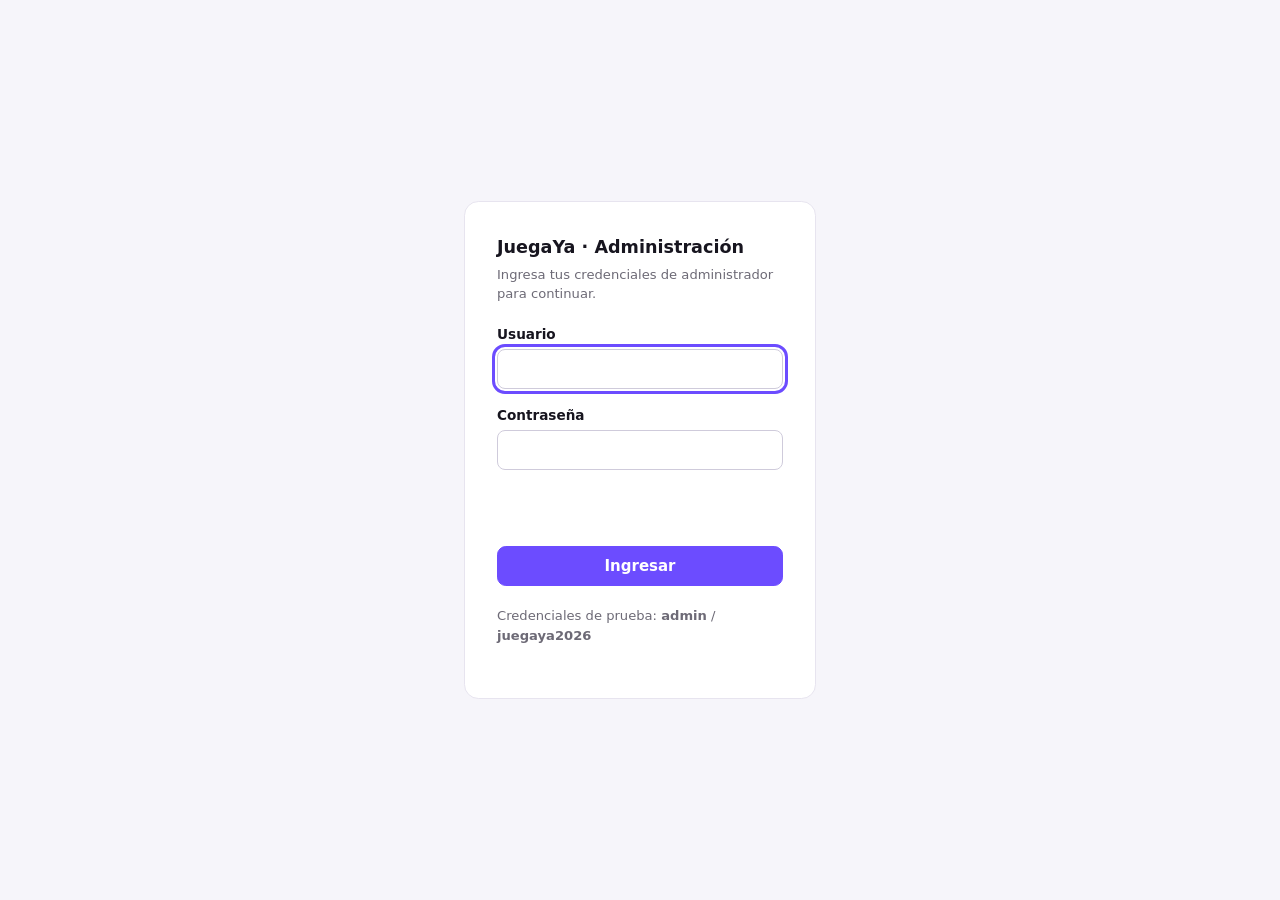
<file: admin.html>
<!doctype html>
<html lang="es">
<head>
  <meta charset="utf-8">
  <meta name="viewport" content="width=device-width, initial-scale=1">
  <title>Administración | JuegaYa</title>
  <style>
    :root {
      --brand: #6c4cff; --brand-dark: #4e35d8; --brand-tint: #ede9ff;
      --ink: #17151f; --muted: #6d6a76; --surface: #f6f5fa; --line: #e7e4ef;
      --lime: #d9ff63; --danger: #b91c1c;
    }
    * { box-sizing: border-box; }
    body { margin: 0; background: var(--surface); color: var(--ink);
           font: 15px/1.5 Inter, ui-sans-serif, system-ui, -apple-system, "Segoe UI", sans-serif; }
    :focus-visible { outline: 3px solid var(--brand); outline-offset: 2px; }

    header { background: var(--ink); color: #fff; }
    .barra { max-width: 62rem; margin: 0 auto; padding: 1rem 1.25rem 0; }
    .marca { display: flex; align-items: baseline; gap: .6rem; }
    .marca h1 { margin: 0; font-size: 1.25rem; letter-spacing: -.02em; }
    .marca span { color: #a19eb0; font-size: .85rem; }
    nav { display: flex; gap: .25rem; margin-top: .9rem; overflow-x: auto; }
    nav button { background: none; border: 0; border-bottom: 3px solid transparent; color: #c9c6d3;
                 padding: .6rem .9rem; font: inherit; font-weight: 600; cursor: pointer; white-space: nowrap; }
    nav button:hover { color: #fff; }
    nav button[aria-selected="true"] { color: #fff; border-bottom-color: var(--lime); }

    main { max-width: 62rem; margin: 0 auto; padding: 1.5rem 1.25rem 3rem; }
    h2 { margin: 0; font-size: 1.5rem; letter-spacing: -.03em; }
    .cabecera { display: flex; flex-wrap: wrap; justify-content: space-between; align-items: end; gap: 1rem; margin-bottom: 1.25rem; }
    .cabecera p { margin: .15rem 0 0; color: var(--muted); }

    button.btn, select.btn { font: inherit; font-weight: 600; border-radius: .55rem; padding: .5rem .9rem; cursor: pointer;
                             border: 1px solid var(--line); background: #fff; color: var(--ink); }
    .btn:hover { border-color: var(--brand); }
    .btn.primario { background: var(--brand); border-color: var(--brand); color: #fff; }
    .btn.primario:hover { background: var(--brand-dark); }
    .btn.peligro { color: var(--danger); }
    .btn.chico { padding: .3rem .65rem; font-size: .85rem; }

    .indicadores { display: grid; grid-template-columns: repeat(auto-fit, minmax(10rem, 1fr)); background: #fff;
                   border: 1px solid var(--line); border-radius: .8rem; }
    .indicador { padding: 1.1rem 1.25rem; border-left: 1px solid var(--line); }
    .indicador:first-child { border-left: 0; }
    .indicador strong { display: block; font-size: 1.85rem; letter-spacing: -.04em; line-height: 1.1; }
    .indicador span { color: var(--muted); font-size: .85rem; }

    .panel { background: #fff; border: 1px solid var(--line); border-radius: .8rem; overflow: hidden; }
    .scroll { overflow-x: auto; }
    table { width: 100%; border-collapse: collapse; }
    th { text-align: left; font-size: .8rem; color: var(--muted); font-weight: 600; padding: .7rem 1rem; border-bottom: 1px solid var(--line); white-space: nowrap; }
    td { padding: .75rem 1rem; border-bottom: 1px solid var(--line); vertical-align: middle; }
    tr:last-child td { border-bottom: 0; }
    .num { text-align: right; white-space: nowrap; font-variant-numeric: tabular-nums; }
    .sec { display: block; color: var(--muted); font-size: .82rem; }
    .acciones { text-align: right; white-space: nowrap; }
    .acciones .btn + .btn { margin-left: .3rem; }
    .vacio { padding: 2.5rem 1rem; text-align: center; color: var(--muted); }

    .chip { display: inline-block; padding: .15rem .6rem; border-radius: 2rem; font-size: .8rem; font-weight: 600; }
    .chip.ok { background: #dcfce7; color: #166534; }
    .chip.off { background: #eeecf3; color: #4b4858; }
    .chip.warn { background: #fef3c7; color: #92400e; }

    .filtros { display: flex; flex-wrap: wrap; gap: .6rem; margin-bottom: 1rem; }
    .filtros select, .filtros input { min-width: 12rem; }

    /* Calendario general de reservas */
    .calendario { background: #fff; border: 1px solid var(--line); border-radius: .8rem; overflow: hidden; }
    .cal-cabecera, .cal-grid { display: grid; grid-template-columns: repeat(7, 1fr); }
    .cal-cabecera div { padding: .6rem; font-size: .8rem; font-weight: 600; color: var(--muted); text-align: center; border-bottom: 1px solid var(--line); }
    .cal-grid .dia { min-height: 5.5rem; padding: .4rem; border-right: 1px solid var(--line); border-bottom: 1px solid var(--line); font-size: .8rem; }
    .cal-grid .dia:nth-child(7n) { border-right: 0; }
    .cal-grid .dia.vacio-dia { background: #fbfaff; }
    .evento-cal { display: block; margin-top: .25rem; padding: .15rem .4rem; border-radius: .35rem; background: var(--brand-tint); color: var(--brand-dark); font-size: .72rem; line-height: 1.3; overflow: hidden; text-overflow: ellipsis; white-space: nowrap; }
    .evento-cal.cancelada { background: #eeecf3; color: #4b4858; text-decoration: line-through; }
    .evento-cal.completada { background: #dcfce7; color: #166534; }

    /* Respuestas de reclamos / mensajes ya contestados */
    .respuesta { margin-top: .4rem; padding: .5rem .7rem; background: var(--surface); border-radius: .5rem; font-size: .85rem; }
    .respuesta strong { display: block; font-size: .75rem; color: var(--muted); margin-bottom: .15rem; }

    .checklist { display: grid; gap: .5rem; }
    .checklist label.check { padding: .5rem .7rem; background: var(--surface); border-radius: .5rem; }

    dialog { border: 0; border-radius: .9rem; padding: 0; width: min(30rem, 92vw); box-shadow: 0 20px 60px rgba(23, 21, 31, .35); }
    dialog::backdrop { background: rgba(23, 21, 31, .5); }
    dialog form { padding: 1.5rem; display: grid; gap: 1rem; }
    dialog h3 { margin: 0; font-size: 1.2rem; }
    label { display: grid; gap: .3rem; font-weight: 600; font-size: .85rem; }
    input, select, textarea { font: inherit; font-weight: 400; padding: .55rem .7rem; border: 1px solid #cfcbdb; border-radius: .5rem; width: 100%; background: #fff; }
    label.check { display: flex; align-items: center; gap: .5rem; font-weight: 400; font-size: .95rem; }
    label.check input { width: auto; }
    .fila2 { display: grid; grid-template-columns: 1fr 1fr; gap: 1rem; }
    .pie-dialog { display: flex; justify-content: flex-end; gap: .6rem; }
    .ayuda { color: var(--muted); font-size: .82rem; font-weight: 400; }

    .respaldo { margin-top: 2.5rem; padding-top: 1.25rem; border-top: 1px solid var(--line); display: flex; flex-wrap: wrap; gap: .6rem; align-items: center; }
    .respaldo p { margin: 0 auto 0 0; color: var(--muted); font-size: .85rem; max-width: 34rem; }

    #aviso { position: fixed; left: 50%; bottom: 1.25rem; transform: translateX(-50%); background: var(--ink); color: #fff;
             padding: .65rem 1.1rem; border-radius: .6rem; opacity: 0; pointer-events: none; transition: opacity .2s; }
    #aviso.visible { opacity: 1; }

    /* Pantalla de acceso al panel */
    .acceso { min-height: 100vh; display: grid; place-items: center; padding: 1.5rem; }
    .acceso-caja { width: min(22rem, 100%); background: #fff; border: 1px solid var(--line); border-radius: .9rem; padding: 2rem; }
    .acceso-caja h1 { font-size: 1.1rem; margin: 0 0 .25rem; }
    .acceso-caja p.ayuda { margin: 0 0 1.25rem; }
    .acceso-caja form { display: grid; gap: 1rem; }
    .acceso-error { color: var(--danger); font-size: .85rem; min-height: 1.2em; }
    .salir { margin-left: auto; align-self: center; }

    @media (max-width: 40rem) {
      .indicador { border-left: 0; border-top: 1px solid var(--line); }
      .indicador:first-child { border-top: 0; }
      .fila2 { grid-template-columns: 1fr; }
    }
    @media (prefers-reduced-motion: reduce) { #aviso { transition: none; } }
  </style>
</head>
<body>

<!-- Pantalla de acceso: se muestra mientras no haya una sesión de administrador válida -->
<div class="acceso" id="pantallaAcceso">
  <div class="acceso-caja">
    <h1>JuegaYa · Administración</h1>
    <p class="ayuda">Ingresa tus credenciales de administrador para continuar.</p>
    <form id="formAcceso">
      <label>Usuario <input id="accUsuario" required autocomplete="username"></label>
      <label>Contraseña <input id="accClave" type="password" required autocomplete="current-password"></label>
      <p class="acceso-error" id="accError" role="alert"></p>
      <button type="submit" class="btn primario">Ingresar</button>
    </form>
    <p class="ayuda" style="margin-top:1.25rem">Credenciales de prueba: <strong>admin</strong> / <strong>juegaya2026</strong></p>
  </div>
</div>

<!-- Panel de administración: oculto hasta iniciar sesión -->
<div id="panelAdmin" hidden>
  <header>
    <div class="barra">
      <div class="marca"><h1>JuegaYa</h1><span>Administración</span></div>
      <nav role="tablist" aria-label="Secciones" style="align-items:center">
        <button role="tab" data-vista="resumen" aria-selected="true">Resumen</button>
        <button role="tab" data-vista="juegos" aria-selected="false">Juegos</button>
        <button role="tab" data-vista="reservas" aria-selected="false">Reservas</button>
        <button role="tab" data-vista="calendario" aria-selected="false">Calendario</button>
        <button role="tab" data-vista="clientes" aria-selected="false">Clientes</button>
        <button role="tab" data-vista="reportes" aria-selected="false">Reportes</button>
        <button role="tab" data-vista="reclamos" aria-selected="false">Reclamos</button>
        <button role="tab" data-vista="resenas" aria-selected="false">Reseñas</button>
        <button role="tab" data-vista="descuentos" aria-selected="false">Descuentos</button>
        <button role="tab" data-vista="mensajes" aria-selected="false">Mensajes</button>
        <button role="tab" data-vista="historial" aria-selected="false">Historial</button>
        <button type="button" class="salir" id="btnSalir" style="background:none;border:0;color:#c9c6d3;font:inherit;font-weight:600;cursor:pointer;padding:.6rem 0">Cerrar sesión</button>
      </nav>
    </div>
  </header>

  <main id="contenido"></main>
</div>

<!-- Formulario de juego -->
<dialog id="dlgJuego" aria-labelledby="dlgJuegoTitulo">
  <form id="formJuego" method="dialog">
    <h3 id="dlgJuegoTitulo">Nuevo juego</h3>
    <input type="hidden" id="jId">
    <label>Nombre <input id="jNombre" required maxlength="60"></label>
    <div class="fila2">
      <label>Categoría
        <select id="jCategoria">
          <option value="Inflable">Inflable</option>
          <option value="Acuático">Acuático</option>
          <option value="Interior">Interior</option>
        </select>
      </label>
      <label>Precio por jornada (CLP)
        <input id="jPrecio" type="number" min="1" step="1" required>
        <span class="ayuda">Una jornada son 6 horas.</span>
      </label>
    </div>
    <label>Descripción <textarea id="jDescripcion" rows="2" maxlength="200"></textarea></label>
    <label class="check"><input type="checkbox" id="jActivo" checked> Visible para los clientes</label>
    <div class="pie-dialog">
      <button type="button" class="btn" data-cerrar>Cancelar</button>
      <button type="submit" class="btn primario">Guardar</button>
    </div>
  </form>
</dialog>

<!-- Formulario de reserva (sirve para crear y para editar) -->
<dialog id="dlgReserva" aria-labelledby="dlgReservaTitulo">
  <form id="formReserva" method="dialog">
    <h3 id="dlgReservaTitulo">Nueva reserva</h3>
    <input type="hidden" id="rId">
    <div class="fila2">
      <label>Cliente <input id="rCliente" required maxlength="60"></label>
      <label>Teléfono <input id="rTelefono" type="tel" required maxlength="20"></label>
    </div>
    <label>Juego <select id="rJuego" required></select></label>
    <div class="fila2">
      <label>Fecha del evento <input id="rFecha" type="date" required></label>
      <label>Horas (1 a 6) <input id="rHoras" type="number" min="1" max="6" value="6" required></label>
    </div>
    <p class="ayuda" id="rTotal" style="margin:0"></p>
    <div class="fila2">
      <label>Vehículo asignado <input id="rVehiculo" maxlength="40" placeholder="Ej: Camioneta 1"></label>
      <label>Responsable <input id="rResponsable" maxlength="40" placeholder="Ej: Jorge Muñoz"></label>
    </div>
    <div class="pie-dialog">
      <button type="button" class="btn" data-cerrar>Cancelar</button>
      <button type="submit" class="btn primario" id="rSubmit">Crear reserva</button>
    </div>
  </form>
</dialog>

<!-- Checklist al retirar un juego -->
<dialog id="dlgChecklist" aria-labelledby="dlgChecklistTitulo">
  <form id="formChecklist" method="dialog">
    <h3 id="dlgChecklistTitulo">Checklist de retiro</h3>
    <input type="hidden" id="ckId">
    <div class="checklist" id="ckItems"></div>
    <label>Notas adicionales <textarea id="ckNotas" rows="2" maxlength="300"></textarea></label>
    <div class="pie-dialog">
      <button type="button" class="btn" data-cerrar>Cancelar</button>
      <button type="submit" class="btn primario">Guardar checklist</button>
    </div>
  </form>
</dialog>

<!-- Ver perfil de cliente (solo lectura) -->
<dialog id="dlgCliente" aria-labelledby="dlgClienteTitulo">
  <form method="dialog" style="padding:1.5rem;display:grid;gap:1rem">
    <h3 id="dlgClienteTitulo">Perfil del cliente</h3>
    <div id="dlgClienteCuerpo"></div>
    <div class="pie-dialog"><button type="submit" class="btn primario">Cerrar</button></div>
  </form>
</dialog>

<!-- Registrar / responder reclamo -->
<dialog id="dlgReclamo" aria-labelledby="dlgReclamoTitulo">
  <form id="formReclamo" method="dialog">
    <h3 id="dlgReclamoTitulo">Nuevo reclamo</h3>
    <div class="fila2">
      <label>Cliente <input id="qCliente" required maxlength="60"></label>
      <label>Teléfono <input id="qTelefono" type="tel" maxlength="20"></label>
    </div>
    <label>Asunto <input id="qAsunto" required maxlength="80"></label>
    <label>Detalle del reclamo <textarea id="qMensaje" rows="3" required maxlength="400"></textarea></label>
    <div class="pie-dialog">
      <button type="button" class="btn" data-cerrar>Cancelar</button>
      <button type="submit" class="btn primario">Registrar</button>
    </div>
  </form>
</dialog>

<dialog id="dlgResponderReclamo" aria-labelledby="dlgResponderReclamoTitulo">
  <form id="formResponderReclamo" method="dialog">
    <h3 id="dlgResponderReclamoTitulo">Responder reclamo</h3>
    <input type="hidden" id="qrId">
    <p class="ayuda" id="qrResumen" style="margin:0"></p>
    <label>Respuesta al cliente <textarea id="qrRespuesta" rows="3" required maxlength="400"></textarea></label>
    <div class="pie-dialog">
      <button type="button" class="btn" data-cerrar>Cancelar</button>
      <button type="submit" class="btn primario">Responder y cerrar</button>
    </div>
  </form>
</dialog>

<!-- Reportar reseña -->
<dialog id="dlgResena" aria-labelledby="dlgResenaTitulo">
  <form id="formResena" method="dialog">
    <h3 id="dlgResenaTitulo">Reportar reseña</h3>
    <div class="fila2">
      <label>Juego <select id="eJuego" required></select></label>
      <label>Autor <input id="eAutor" required maxlength="60"></label>
    </div>
    <label>Comentario <textarea id="eComentario" rows="2" required maxlength="300"></textarea></label>
    <label>Motivo del reporte <input id="eMotivo" required maxlength="120" placeholder="Ej: lenguaje ofensivo"></label>
    <div class="pie-dialog">
      <button type="button" class="btn" data-cerrar>Cancelar</button>
      <button type="submit" class="btn primario">Reportar</button>
    </div>
  </form>
</dialog>

<!-- Código de descuento -->
<dialog id="dlgDescuento" aria-labelledby="dlgDescuentoTitulo">
  <form id="formDescuento" method="dialog">
    <h3 id="dlgDescuentoTitulo">Nuevo código de descuento</h3>
    <input type="hidden" id="dId">
    <label>Código <input id="dCodigo" required maxlength="20" style="text-transform:uppercase"></label>
    <div class="fila2">
      <label>Tipo
        <select id="dTipo">
          <option value="porcentaje">Porcentaje (%)</option>
          <option value="fijo">Monto fijo (CLP)</option>
        </select>
      </label>
      <label>Valor <input id="dValor" type="number" min="1" required></label>
    </div>
    <label class="check"><input type="checkbox" id="dActivo" checked> Código activo</label>
    <div class="pie-dialog">
      <button type="button" class="btn" data-cerrar>Cancelar</button>
      <button type="submit" class="btn primario">Guardar</button>
    </div>
  </form>
</dialog>

<!-- Mensajes de clientes -->
<dialog id="dlgMensaje" aria-labelledby="dlgMensajeTitulo">
  <form id="formMensaje" method="dialog">
    <h3 id="dlgMensajeTitulo">Nuevo mensaje de cliente</h3>
    <div class="fila2">
      <label>Cliente <input id="mCliente" required maxlength="60"></label>
      <label>Teléfono <input id="mTelefono" type="tel" maxlength="20"></label>
    </div>
    <label>Mensaje <textarea id="mMensaje" rows="3" required maxlength="400"></textarea></label>
    <div class="pie-dialog">
      <button type="button" class="btn" data-cerrar>Cancelar</button>
      <button type="submit" class="btn primario">Registrar</button>
    </div>
  </form>
</dialog>

<dialog id="dlgResponderMensaje" aria-labelledby="dlgResponderMensajeTitulo">
  <form id="formResponderMensaje" method="dialog">
    <h3 id="dlgResponderMensajeTitulo">Responder mensaje</h3>
    <input type="hidden" id="mrId">
    <p class="ayuda" id="mrResumen" style="margin:0"></p>
    <label>Tu respuesta <textarea id="mrRespuesta" rows="3" required maxlength="400"></textarea></label>
    <div class="pie-dialog">
      <button type="button" class="btn" data-cerrar>Cancelar</button>
      <button type="submit" class="btn primario">Enviar respuesta</button>
    </div>
  </form>
</dialog>

<div id="aviso" role="status" aria-live="polite"></div>

<script>
(() => {
  "use strict";

  const CLAVE = "juegaya-admin-v1";
  // ojo: esto es solo una traba de acceso para este prototipo (sin backend), no seguridad real.
  // cualquiera que mire el código fuente puede ver estas credenciales; no usar así en producción.
  const CLAVE_SESION_ADMIN = "juegaya-admin-sesion";
  const USUARIO_ADMIN = "admin";
  const CLAVE_ADMIN_ACCESO = "juegaya2026";
  const ESTADOS = { pendiente: "Pendiente", confirmada: "Confirmada", completada: "Completada", cancelada: "Cancelada" };
  const ESTADOS_PAGO = { sin_pagar: "Sin pagar", parcial: "Pago parcial", pagado: "Pagado" };
  const ESTADOS_RECLAMO = { pendiente: "Pendiente", cerrado: "Cerrado" };
  const ESTADOS_RESENA = { pendiente: "Por revisar", aprobada: "Aprobada", eliminada: "Eliminada" };
  const CHECKLIST_ITEMS = ["Juego limpio y en buen estado", "Sin roturas ni manchas", "Inflador y accesorios completos", "Cliente firmó conformidad de entrega"];
  const $ = (s, r = document) => r.querySelector(s);
  const clp = new Intl.NumberFormat("es-CL", { style: "currency", currency: "CLP" });
  const esc = t => String(t ?? "").replace(/[&<>"']/g, c => ({ "&": "&amp;", "<": "&lt;", ">": "&gt;", '"': "&quot;", "'": "&#39;" }[c]));
  const aISO = d => `${d.getFullYear()}-${String(d.getMonth() + 1).padStart(2, "0")}-${String(d.getDate()).padStart(2, "0")}`;
  const fecha = iso => new Date(iso + "T12:00:00").toLocaleDateString("es-CL", { day: "numeric", month: "short", year: "numeric" });
  const idNuevo = () => Date.now().toString(36) + Math.random().toString(36).slice(2, 6);
  const precioHora = j => Math.round(j.precio / 6);

  // ---------- Datos (se guardan en este navegador) ----------
  function datosEjemplo() {
    const hoy = new Date();
    const en = n => aISO(new Date(hoy.getFullYear(), hoy.getMonth(), hoy.getDate() + n));
    return {
      juegos: [
        { id: "castillo", nombre: "Castillo Aventura", categoria: "Inflable", precio: 45000, descripcion: "Castillo con zona de salto y resbalín.", activo: true },
        { id: "tobogan", nombre: "Tobogán Jungla", categoria: "Acuático", precio: 95000, descripcion: "Tobogán de gran formato con piscina.", activo: true },
        { id: "arcade", nombre: "Arcade Retro", categoria: "Interior", precio: 55000, descripcion: "Máquina multijuegos con clásicos.", activo: true },
        { id: "taca-taca", nombre: "Taca taca", categoria: "Interior", precio: 45000, descripcion: "Mesa de fútbol para 4 jugadores.", activo: true },
        { id: "hockey", nombre: "Hockey", categoria: "Interior", precio: 70000, descripcion: "Air hockey de tamaño completo.", activo: true }
      ],
      reservas: [
        { id: idNuevo(), codigo: "JY-4F2KQ", cliente: "María Pérez", telefono: "+56 9 1111 1111", juegoId: "castillo", fecha: en(2), horas: 6, total: 45000, estado: "pendiente", estadoPago: "sin_pagar", vehiculo: "", responsable: "", checklistRetiro: null },
        { id: idNuevo(), codigo: "JY-9XH3M", cliente: "Carlos Soto", telefono: "+56 9 2222 2222", juegoId: "tobogan", fecha: en(5), horas: 4, total: 63332, estado: "confirmada", estadoPago: "parcial", vehiculo: "Camioneta 1", responsable: "Jorge Muñoz", checklistRetiro: null }
      ],
      reclamos: [
        { id: idNuevo(), cliente: "Carlos Soto", telefono: "+56 9 2222 2222", asunto: "Llegó con retraso", mensaje: "El camión llegó una hora tarde al evento.", fecha: aISO(new Date()), estado: "pendiente", respuesta: "" }
      ],
      resenasReportadas: [
        { id: idNuevo(), juegoId: "arcade", autor: "Anónimo", comentario: "Texto con lenguaje inapropiado reportado por otro cliente.", motivo: "Lenguaje ofensivo", estado: "pendiente" }
      ],
      descuentos: [
        { id: idNuevo(), codigo: "JUEGA10", tipo: "porcentaje", valor: 10, activo: true },
        { id: idNuevo(), codigo: "VERANO5000", tipo: "fijo", valor: 5000, activo: true }
      ],
      mensajes: [
        { id: idNuevo(), cliente: "María Pérez", telefono: "+56 9 1111 1111", mensaje: "¿Pueden instalar el castillo antes de las 10 AM?", fecha: aISO(new Date()), respondido: false, respuesta: "" }
      ],
      historial: [
        { id: idNuevo(), fecha: new Date().toISOString(), accion: "Sistema iniciado", detalle: "Se cargaron los datos de ejemplo." }
      ]
    };
  }

  // completa con valores por defecto los datos guardados antes de agregar estas funciones nuevas,
  // así nadie pierde su información solo por venir de una versión más vieja del admin
  function migrar(d) {
    d.reclamos = Array.isArray(d.reclamos) ? d.reclamos : [];
    d.resenasReportadas = Array.isArray(d.resenasReportadas) ? d.resenasReportadas : [];
    d.descuentos = Array.isArray(d.descuentos) ? d.descuentos : [
      { id: idNuevo(), codigo: "JUEGA10", tipo: "porcentaje", valor: 10, activo: true },
      { id: idNuevo(), codigo: "VERANO5000", tipo: "fijo", valor: 5000, activo: true }
    ];
    d.mensajes = Array.isArray(d.mensajes) ? d.mensajes : [];
    d.historial = Array.isArray(d.historial) ? d.historial : [];
    d.reservas.forEach(r => {
      if (!r.estadoPago) r.estadoPago = "sin_pagar";
      if (r.vehiculo === undefined) r.vehiculo = "";
      if (r.responsable === undefined) r.responsable = "";
      if (r.checklistRetiro === undefined) r.checklistRetiro = null;
    });
    return d;
  }

  let datos;
  let respaldoEnMemoria = false;
  function cargar() {
    try {
      const guardado = localStorage.getItem(CLAVE);
      if (guardado) { const d = JSON.parse(guardado); if (d && Array.isArray(d.juegos) && Array.isArray(d.reservas)) return migrar(d); }
    } catch (e) { respaldoEnMemoria = true; }
    return datosEjemplo();
  }
  function guardar() {
    try { localStorage.setItem(CLAVE, JSON.stringify(datos)); }
    catch (e) { respaldoEnMemoria = true; aviso("Este navegador no permite guardar: usa Exportar para no perder los datos"); }
  }
  datos = cargar();

  let avisoTimer;
  function aviso(texto) {
    const el = $("#aviso");
    el.textContent = texto; el.classList.add("visible");
    clearTimeout(avisoTimer); avisoTimer = setTimeout(() => el.classList.remove("visible"), 2600);
  }

  const juegoPorId = id => datos.juegos.find(j => j.id === id);
  const codigoReserva = () => "JY-" + Math.random().toString(36).slice(2, 7).toUpperCase();
  const ocupa = r => r.estado === "pendiente" || r.estado === "confirmada";
  const hayChoque = (juegoId, f, ignorarId) => datos.reservas.some(r => r.juegoId === juegoId && r.fecha === f && ocupa(r) && r.id !== ignorarId);
  const fechaHora = iso => new Date(iso).toLocaleString("es-CL", { day: "numeric", month: "short", year: "numeric", hour: "2-digit", minute: "2-digit" });

  // deja una línea en el historial de cambios del sistema (se llama justo antes de cada guardar())
  function registrarHistorial(accion, detalle) {
    datos.historial.unshift({ id: idNuevo(), fecha: new Date().toISOString(), accion, detalle });
    if (datos.historial.length > 300) datos.historial.length = 300; // no lo dejo crecer para siempre
  }

  // arma el "perfil" de cada cliente juntando todas sus reservas (no es una lista guardada aparte,
  // se calcula al vuelo a partir de las reservas que ya existen, agrupando por teléfono)
  function clientesDerivados() {
    const mapa = {};
    datos.reservas.forEach(r => {
      const clave = r.telefono || r.cliente;
      if (!mapa[clave]) mapa[clave] = { telefono: r.telefono, nombre: r.cliente, reservas: [] };
      mapa[clave].nombre = r.cliente; // me quedo con el nombre más reciente que escribieron
      mapa[clave].reservas.push(r);
    });
    return Object.values(mapa).map(c => ({
      ...c,
      cantidad: c.reservas.length,
      gastado: c.reservas.filter(r => r.estado === "confirmada" || r.estado === "completada").reduce((t, r) => t + r.total, 0),
      ultima: c.reservas.map(r => r.fecha).sort().slice(-1)[0]
    }));
  }

  // ---------- Vistas ----------
  let vista = "resumen";
  let filtroEstado = "";
  let filtroJuegoReserva = "";
  let filtroDesdeReserva = "";
  let filtroHastaReserva = "";
  let mesCalendario = new Date();
  let busquedaCliente = "";
  let filtroReclamo = "";
  let reporteDesde = aISO(new Date(new Date().getFullYear(), new Date().getMonth(), 1));
  let reporteHasta = aISO(new Date());

  function pintar() {
    document.querySelectorAll("nav button").forEach(b => b.setAttribute("aria-selected", String(b.dataset.vista === vista)));
    $("#contenido").innerHTML = {
      resumen: vistaResumen, juegos: vistaJuegos, reservas: vistaReservas, calendario: vistaCalendario,
      clientes: vistaClientes, reportes: vistaReportes, reclamos: vistaReclamos, resenas: vistaResenas,
      descuentos: vistaDescuentos, mensajes: vistaMensajes, historial: vistaHistorial
    }[vista]() + pieRespaldo();
  }

  function vistaResumen() {
    const pendientes = datos.reservas.filter(r => r.estado === "pendiente").length;
    const confirmadas = datos.reservas.filter(r => r.estado === "confirmada").length;
    const ingresos = datos.reservas.filter(r => r.estado === "confirmada" || r.estado === "completada").reduce((t, r) => t + r.total, 0);
    const activos = datos.juegos.filter(j => j.activo).length;
    const reclamosPendientes = datos.reclamos.filter(r => r.estado === "pendiente").length;
    const mensajesPendientes = datos.mensajes.filter(m => !m.respondido).length;
    const hoy = aISO(new Date());
    const proximas = datos.reservas.filter(r => ocupa(r) && r.fecha >= hoy).sort((a, b) => a.fecha.localeCompare(b.fecha)).slice(0, 5);

    return `
      <div class="cabecera"><div><h2>Resumen</h2><p>Lo importante de tu negocio de un vistazo (esta es la pantalla con la que arranca el admin).</p></div></div>
      <div class="indicadores">
        <div class="indicador"><strong>${pendientes}</strong><span>Reservas por confirmar</span></div>
        <div class="indicador"><strong>${confirmadas}</strong><span>Reservas confirmadas</span></div>
        <div class="indicador"><strong>${clp.format(ingresos)}</strong><span>Ingresos confirmados</span></div>
        <div class="indicador"><strong>${activos}</strong><span>Juegos visibles</span></div>
        <div class="indicador"><strong>${reclamosPendientes}</strong><span>Reclamos pendientes</span></div>
        <div class="indicador"><strong>${mensajesPendientes}</strong><span>Mensajes sin responder</span></div>
      </div>
      <h2 style="font-size:1.05rem;margin:2rem 0 .75rem">Próximos eventos</h2>
      <div class="panel">${proximas.length ? `<div class="scroll"><table>
        <thead><tr><th>Fecha</th><th>Cliente</th><th>Juego</th><th>Estado</th></tr></thead>
        <tbody>${proximas.map(r => `<tr><td>${fecha(r.fecha)}</td><td>${esc(r.cliente)}</td>
          <td>${esc((juegoPorId(r.juegoId) || {}).nombre || "Juego eliminado")}</td><td>${ESTADOS[r.estado]}</td></tr>`).join("")}</tbody></table></div>`
        : `<div class="vacio">No hay eventos próximos.</div>`}</div>`;
  }

  function vistaJuegos() {
    return `
      <div class="cabecera">
        <div><h2>Juegos</h2><p>Los juegos que ofreces y cuánto cuestan.</p></div>
        <button class="btn primario" data-accion="nuevo-juego">+ Nuevo juego</button>
      </div>
      <div class="panel">${datos.juegos.length ? `<div class="scroll"><table>
        <thead><tr><th>Juego</th><th>Categoría</th><th class="num">Precio jornada</th><th>Estado</th><th></th></tr></thead>
        <tbody>${datos.juegos.map(j => `<tr>
          <td><strong>${esc(j.nombre)}</strong><span class="sec">${esc(j.descripcion)}</span></td>
          <td>${esc(j.categoria)}</td>
          <td class="num">${clp.format(j.precio)}<span class="sec">${clp.format(precioHora(j))} por hora</span></td>
          <td><span class="chip ${j.activo ? "ok" : "off"}">${j.activo ? "Visible" : "Oculto"}</span></td>
          <td class="acciones">
            <button class="btn chico" data-accion="editar-juego" data-id="${esc(j.id)}">Editar</button>
            <button class="btn chico" data-accion="alternar-juego" data-id="${esc(j.id)}">${j.activo ? "Ocultar" : "Mostrar"}</button>
            <button class="btn chico peligro" data-accion="borrar-juego" data-id="${esc(j.id)}">Eliminar</button>
          </td></tr>`).join("")}</tbody></table></div>`
        : `<div class="vacio">Aún no tienes juegos. Crea el primero con “Nuevo juego”.</div>`}</div>`;
  }

  function vistaReservas() {
    const lista = datos.reservas
      .filter(r => !filtroEstado || r.estado === filtroEstado)
      .filter(r => !filtroJuegoReserva || r.juegoId === filtroJuegoReserva)
      .filter(r => !filtroDesdeReserva || r.fecha >= filtroDesdeReserva)
      .filter(r => !filtroHastaReserva || r.fecha <= filtroHastaReserva)
      .sort((a, b) => b.fecha.localeCompare(a.fecha));
    return `
      <div class="cabecera">
        <div><h2>Reservas</h2><p>Confirma, completa o cancela cada reserva. Filtra por estado, juego o un rango de fechas.</p></div>
        <button class="btn primario" data-accion="nueva-reserva">+ Nueva reserva</button>
      </div>
      <div class="filtros">
        <select class="btn" id="filtroEstado" aria-label="Filtrar por estado">
          <option value="">Todos los estados</option>
          ${Object.entries(ESTADOS).map(([v, t]) => `<option value="${v}"${filtroEstado === v ? " selected" : ""}>${t}</option>`).join("")}
        </select>
        <select class="btn" id="filtroJuegoReserva" aria-label="Filtrar por juego">
          <option value="">Todos los juegos</option>
          ${datos.juegos.map(j => `<option value="${esc(j.id)}"${filtroJuegoReserva === j.id ? " selected" : ""}>${esc(j.nombre)}</option>`).join("")}
        </select>
        <label style="display:flex;align-items:center;gap:.4rem;font-weight:400">Desde <input type="date" id="filtroDesdeReserva" value="${filtroDesdeReserva}" style="width:auto"></label>
        <label style="display:flex;align-items:center;gap:.4rem;font-weight:400">Hasta <input type="date" id="filtroHastaReserva" value="${filtroHastaReserva}" style="width:auto"></label>
      </div>
      <div class="panel">${lista.length ? `<div class="scroll"><table>
        <thead><tr><th>Código</th><th>Cliente</th><th>Juego</th><th>Fecha</th><th class="num">Total</th><th>Estado</th><th>Pago</th><th>Logística</th><th></th></tr></thead>
        <tbody>${lista.map(r => `<tr>
          <td><strong>${esc(r.codigo)}</strong></td>
          <td>${esc(r.cliente)}<span class="sec">${esc(r.telefono)}</span></td>
          <td>${esc((juegoPorId(r.juegoId) || {}).nombre || "Juego eliminado")}<span class="sec">${r.horas} h</span></td>
          <td>${fecha(r.fecha)}</td>
          <td class="num">${clp.format(r.total)}</td>
          <td><select class="btn chico" data-estado="${esc(r.id)}" aria-label="Estado de ${esc(r.codigo)}">
            ${Object.entries(ESTADOS).map(([v, t]) => `<option value="${v}"${r.estado === v ? " selected" : ""}>${t}</option>`).join("")}
          </select></td>
          <td><select class="btn chico" data-pago="${esc(r.id)}" aria-label="Estado de pago de ${esc(r.codigo)}">
            ${Object.entries(ESTADOS_PAGO).map(([v, t]) => `<option value="${v}"${r.estadoPago === v ? " selected" : ""}>${t}</option>`).join("")}
          </select></td>
          <td>${r.vehiculo || r.responsable ? `${esc(r.vehiculo) || "—"}<span class="sec">${esc(r.responsable) || "Sin asignar"}</span>` : `<span class="sec">Sin asignar</span>`}</td>
          <td class="acciones">
            <button class="btn chico" data-accion="editar-reserva" data-id="${esc(r.id)}">Editar</button>
            <button class="btn chico" data-accion="abrir-checklist" data-id="${esc(r.id)}">${r.checklistRetiro ? "Ver checklist" : "Checklist"}</button>
            <button class="btn chico peligro" data-accion="borrar-reserva" data-id="${esc(r.id)}">Eliminar</button>
          </td>
        </tr>`).join("")}</tbody></table></div>`
        : `<div class="vacio">${datos.reservas.length ? "Ninguna reserva coincide con el filtro." : "Aún no hay reservas."}</div>`}</div>`;
  }

  // ---------- Calendario general de reservas ----------
  function vistaCalendario() {
    const año = mesCalendario.getFullYear(), mes = mesCalendario.getMonth();
    const primerDia = new Date(año, mes, 1);
    const ultimoDia = new Date(año, mes + 1, 0);
    const inicioSemana = (primerDia.getDay() + 6) % 7; // para que la semana empiece en lunes
    const nombreMes = primerDia.toLocaleDateString("es-CL", { month: "long", year: "numeric" });

    const reservasPorFecha = {};
    datos.reservas.filter(r => r.estado !== "cancelada").forEach(r => { (reservasPorFecha[r.fecha] ||= []).push(r); });

    let celdas = "";
    for (let i = 0; i < inicioSemana; i++) celdas += `<div class="dia vacio-dia"></div>`;
    for (let d = 1; d <= ultimoDia.getDate(); d++) {
      const iso = aISO(new Date(año, mes, d));
      const delDia = reservasPorFecha[iso] || [];
      celdas += `<div class="dia"><strong>${d}</strong>
        ${delDia.map(r => `<span class="evento-cal ${r.estado}" title="${esc(r.cliente)} · ${esc((juegoPorId(r.juegoId) || {}).nombre || "")}">${esc((juegoPorId(r.juegoId) || {}).nombre || "?")} · ${esc(r.cliente)}</span>`).join("")}
      </div>`;
    }

    return `
      <div class="cabecera">
        <div><h2>Calendario</h2><p>Todas las reservas activas del mes, de un vistazo.</p></div>
        <div style="display:flex;gap:.5rem;align-items:center">
          <button class="btn chico" data-accion="mes-anterior" aria-label="Mes anterior">◀</button>
          <strong style="text-transform:capitalize">${nombreMes}</strong>
          <button class="btn chico" data-accion="mes-siguiente" aria-label="Mes siguiente">▶</button>
        </div>
      </div>
      <div class="calendario">
        <div class="cal-cabecera">${["Lun", "Mar", "Mié", "Jue", "Vie", "Sáb", "Dom"].map(d => `<div>${d}</div>`).join("")}</div>
        <div class="cal-grid">${celdas}</div>
      </div>`;
  }

  // ---------- Perfil de clientes ----------
  function vistaClientes() {
    const lista = clientesDerivados()
      .filter(c => !busquedaCliente || `${c.nombre} ${c.telefono}`.toLowerCase().includes(busquedaCliente.toLowerCase()))
      .sort((a, b) => b.gastado - a.gastado);
    return `
      <div class="cabecera"><div><h2>Clientes</h2><p>El perfil de cada cliente, armado a partir de sus reservas.</p></div></div>
      <div class="filtros"><input type="search" id="buscarCliente" placeholder="Buscar por nombre o teléfono" value="${esc(busquedaCliente)}"></div>
      <div class="panel">${lista.length ? `<div class="scroll"><table>
        <thead><tr><th>Cliente</th><th>Teléfono</th><th class="num">Reservas</th><th class="num">Total gastado</th><th>Última reserva</th><th></th></tr></thead>
        <tbody>${lista.map(c => `<tr>
          <td><strong>${esc(c.nombre)}</strong></td>
          <td>${esc(c.telefono || "—")}</td>
          <td class="num">${c.cantidad}</td>
          <td class="num">${clp.format(c.gastado)}</td>
          <td>${c.ultima ? fecha(c.ultima) : "—"}</td>
          <td class="acciones"><button class="btn chico" data-accion="ver-cliente" data-id="${esc(c.telefono)}">Ver perfil</button></td>
        </tr>`).join("")}</tbody></table></div>`
        : `<div class="vacio">${datos.reservas.length ? "Ningún cliente coincide con la búsqueda." : "Aún no hay reservas de clientes."}</div>`}</div>`;
  }

  // ---------- Reportes ----------
  function vistaReportes() {
    const porJuego = {};
    datos.reservas.filter(r => r.estado === "confirmada" || r.estado === "completada").forEach(r => {
      porJuego[r.juegoId] ||= { veces: 0, horas: 0, ingresos: 0 };
      porJuego[r.juegoId].veces++; porJuego[r.juegoId].horas += r.horas; porJuego[r.juegoId].ingresos += r.total;
    });
    const filasProductos = Object.entries(porJuego).sort((a, b) => b[1].ingresos - a[1].ingresos);

    const enRango = datos.reservas.filter(r => (r.estado === "confirmada" || r.estado === "completada") && r.fecha >= reporteDesde && r.fecha <= reporteHasta);
    const totalPeriodo = enRango.reduce((t, r) => t + r.total, 0);

    return `
      <div class="cabecera"><div><h2>Reportes</h2><p>Qué se arrienda más y cuánto estás ganando.</p></div></div>

      <h2 style="font-size:1.05rem;margin:0 0 .75rem">Productos arrendados</h2>
      <div class="panel" style="margin-bottom:2rem">${filasProductos.length ? `<div class="scroll"><table>
        <thead><tr><th>Juego</th><th class="num">Veces arrendado</th><th class="num">Horas totales</th><th class="num">Ingresos generados</th></tr></thead>
        <tbody>${filasProductos.map(([id, d]) => `<tr>
          <td><strong>${esc((juegoPorId(id) || {}).nombre || "Juego eliminado")}</strong></td>
          <td class="num">${d.veces}</td>
          <td class="num">${d.horas} h</td>
          <td class="num">${clp.format(d.ingresos)}</td>
        </tr>`).join("")}</tbody></table></div>`
        : `<div class="vacio">Todavía no hay reservas confirmadas o completadas.</div>`}</div>

      <h2 style="font-size:1.05rem;margin:0 0 .75rem">Ingresos por período</h2>
      <div class="filtros">
        <label style="display:flex;align-items:center;gap:.4rem;font-weight:400">Desde <input type="date" id="reporteDesde" value="${reporteDesde}" style="width:auto"></label>
        <label style="display:flex;align-items:center;gap:.4rem;font-weight:400">Hasta <input type="date" id="reporteHasta" value="${reporteHasta}" style="width:auto"></label>
      </div>
      <div class="indicadores">
        <div class="indicador"><strong>${clp.format(totalPeriodo)}</strong><span>Ingresos en el período</span></div>
        <div class="indicador"><strong>${enRango.length}</strong><span>Reservas en el período</span></div>
      </div>`;
  }

  function pieRespaldo() {
    return `<div class="respaldo">
      <p>Los datos se guardan solo en este navegador. Exporta una copia de vez en cuando para no perderlos.</p>
      <button class="btn chico" data-accion="exportar">Exportar copia</button>
      <button class="btn chico" data-accion="importar">Importar copia</button>
      <button class="btn chico peligro" data-accion="reiniciar">Restablecer ejemplo</button>
      <input type="file" id="archivoImportar" accept="application/json" hidden>
    </div>`;
  }

  // ---------- Reclamos ----------
  function vistaReclamos() {
    const lista = datos.reclamos.filter(r => !filtroReclamo || r.estado === filtroReclamo).sort((a, b) => b.fecha.localeCompare(a.fecha));
    return `
      <div class="cabecera">
        <div><h2>Reclamos</h2><p>Responde y cierra los reclamos que dejan los clientes.</p></div>
        <button class="btn primario" data-accion="nuevo-reclamo">+ Registrar reclamo</button>
      </div>
      <div class="filtros">
        <select class="btn" id="filtroReclamo" aria-label="Filtrar por estado">
          <option value="">Todos</option>
          ${Object.entries(ESTADOS_RECLAMO).map(([v, t]) => `<option value="${v}"${filtroReclamo === v ? " selected" : ""}>${t}</option>`).join("")}
        </select>
      </div>
      <div class="panel">${lista.length ? `<div class="scroll"><table>
        <thead><tr><th>Cliente</th><th>Asunto</th><th>Fecha</th><th>Estado</th><th></th></tr></thead>
        <tbody>${lista.map(r => `<tr>
          <td><strong>${esc(r.cliente)}</strong><span class="sec">${esc(r.telefono || "")}</span></td>
          <td>${esc(r.asunto)}<span class="sec">${esc(r.mensaje)}</span>${r.respuesta ? `<div class="respuesta"><strong>Tu respuesta</strong>${esc(r.respuesta)}</div>` : ""}</td>
          <td>${fecha(r.fecha)}</td>
          <td><span class="chip ${r.estado === "cerrado" ? "ok" : "off"}">${ESTADOS_RECLAMO[r.estado]}</span></td>
          <td class="acciones">
            ${r.estado === "pendiente" ? `<button class="btn chico primario" data-accion="responder-reclamo" data-id="${esc(r.id)}">Responder y cerrar</button>` : `<button class="btn chico" data-accion="reabrir-reclamo" data-id="${esc(r.id)}">Reabrir</button>`}
            <button class="btn chico peligro" data-accion="borrar-reclamo" data-id="${esc(r.id)}">Eliminar</button>
          </td>
        </tr>`).join("")}</tbody></table></div>`
        : `<div class="vacio">${datos.reclamos.length ? "Ningún reclamo coincide con el filtro." : "No hay reclamos registrados."}</div>`}</div>`;
  }

  // ---------- Reseñas reportadas ----------
  function vistaResenas() {
    const lista = datos.resenasReportadas.slice().sort((a, b) => (a.estado === "pendiente" ? -1 : 1));
    return `
      <div class="cabecera">
        <div><h2>Reseñas</h2><p>Modera las reseñas que los clientes reportaron como inapropiadas.</p></div>
        <button class="btn primario" data-accion="nueva-resena">+ Reportar reseña</button>
      </div>
      <div class="panel">${lista.length ? `<div class="scroll"><table>
        <thead><tr><th>Juego</th><th>Reseña</th><th>Motivo</th><th>Estado</th><th></th></tr></thead>
        <tbody>${lista.map(r => `<tr>
          <td>${esc((juegoPorId(r.juegoId) || {}).nombre || "Juego eliminado")}</td>
          <td><strong>${esc(r.autor)}</strong><span class="sec">${esc(r.comentario)}</span></td>
          <td>${esc(r.motivo)}</td>
          <td><span class="chip ${r.estado === "aprobada" ? "ok" : r.estado === "eliminada" ? "off" : "warn"}">${ESTADOS_RESENA[r.estado]}</span></td>
          <td class="acciones">${r.estado === "pendiente" ? `
            <button class="btn chico" data-accion="aprobar-resena" data-id="${esc(r.id)}">Aprobar</button>
            <button class="btn chico peligro" data-accion="eliminar-resena" data-id="${esc(r.id)}">Eliminar</button>` : ""}
          </td>
        </tr>`).join("")}</tbody></table></div>`
        : `<div class="vacio">No hay reseñas reportadas.</div>`}</div>`;
  }

  // ---------- Códigos de descuento ----------
  function vistaDescuentos() {
    return `
      <div class="cabecera">
        <div><h2>Descuentos</h2><p>Códigos que los clientes pueden usar al reservar.</p></div>
        <button class="btn primario" data-accion="nuevo-descuento">+ Nuevo código</button>
      </div>
      <div class="panel">${datos.descuentos.length ? `<div class="scroll"><table>
        <thead><tr><th>Código</th><th>Tipo</th><th class="num">Valor</th><th>Estado</th><th></th></tr></thead>
        <tbody>${datos.descuentos.map(d => `<tr>
          <td><strong>${esc(d.codigo)}</strong></td>
          <td>${d.tipo === "porcentaje" ? "Porcentaje" : "Monto fijo"}</td>
          <td class="num">${d.tipo === "porcentaje" ? `${d.valor}%` : clp.format(d.valor)}</td>
          <td><span class="chip ${d.activo ? "ok" : "off"}">${d.activo ? "Activo" : "Inactivo"}</span></td>
          <td class="acciones">
            <button class="btn chico" data-accion="editar-descuento" data-id="${esc(d.id)}">Editar</button>
            <button class="btn chico" data-accion="alternar-descuento" data-id="${esc(d.id)}">${d.activo ? "Desactivar" : "Activar"}</button>
            <button class="btn chico peligro" data-accion="borrar-descuento" data-id="${esc(d.id)}">Eliminar</button>
          </td>
        </tr>`).join("")}</tbody></table></div>`
        : `<div class="vacio">Aún no tienes códigos de descuento.</div>`}</div>`;
  }

  // ---------- Bandeja de mensajes de clientes ----------
  function vistaMensajes() {
    const lista = datos.mensajes.slice().sort((a, b) => (a.respondido === b.respondido ? b.fecha.localeCompare(a.fecha) : a.respondido ? 1 : -1));
    return `
      <div class="cabecera">
        <div><h2>Mensajes</h2><p>Bandeja centralizada para responder a tus clientes.</p></div>
        <button class="btn primario" data-accion="nuevo-mensaje">+ Nuevo mensaje</button>
      </div>
      <div class="panel">${lista.length ? `<div class="scroll"><table>
        <thead><tr><th>Cliente</th><th>Mensaje</th><th>Fecha</th><th>Estado</th><th></th></tr></thead>
        <tbody>${lista.map(m => `<tr>
          <td><strong>${esc(m.cliente)}</strong><span class="sec">${esc(m.telefono || "")}</span></td>
          <td>${esc(m.mensaje)}${m.respuesta ? `<div class="respuesta"><strong>Tu respuesta</strong>${esc(m.respuesta)}</div>` : ""}</td>
          <td>${fecha(m.fecha)}</td>
          <td><span class="chip ${m.respondido ? "ok" : "warn"}">${m.respondido ? "Respondido" : "Pendiente"}</span></td>
          <td class="acciones">
            ${!m.respondido ? `<button class="btn chico primario" data-accion="responder-mensaje" data-id="${esc(m.id)}">Responder</button>` : ""}
            <button class="btn chico peligro" data-accion="borrar-mensaje" data-id="${esc(m.id)}">Eliminar</button>
          </td>
        </tr>`).join("")}</tbody></table></div>`
        : `<div class="vacio">No hay mensajes de clientes.</div>`}</div>`;
  }

  // ---------- Historial de cambios del sistema ----------
  function vistaHistorial() {
    return `
      <div class="cabecera">
        <div><h2>Historial</h2><p>Registro de todo lo que se ha hecho en este panel.</p></div>
        ${datos.historial.length ? `<button class="btn peligro" data-accion="limpiar-historial">Limpiar historial</button>` : ""}
      </div>
      <div class="panel">${datos.historial.length ? `<div class="scroll"><table>
        <thead><tr><th>Fecha</th><th>Acción</th><th>Detalle</th></tr></thead>
        <tbody>${datos.historial.map(h => `<tr>
          <td style="white-space:nowrap">${esc(fechaHora(h.fecha))}</td>
          <td><strong>${esc(h.accion)}</strong></td>
          <td>${esc(h.detalle)}</td>
        </tr>`).join("")}</tbody></table></div>`
        : `<div class="vacio">Todavía no hay cambios registrados.</div>`}</div>`;
  }

  // ---------- Juegos ----------
  function abrirJuego(juego) {
    $("#dlgJuegoTitulo").textContent = juego ? "Editar juego" : "Nuevo juego";
    $("#jId").value = juego ? juego.id : "";
    $("#jNombre").value = juego ? juego.nombre : "";
    $("#jCategoria").value = juego ? juego.categoria : "Inflable";
    $("#jPrecio").value = juego ? juego.precio : "";
    $("#jDescripcion").value = juego ? juego.descripcion : "";
    $("#jActivo").checked = juego ? juego.activo : true;
    $("#dlgJuego").showModal();
    $("#jNombre").focus();
  }

  $("#formJuego").addEventListener("submit", () => {
    const id = $("#jId").value;
    const nuevo = {
      nombre: $("#jNombre").value.trim(),
      categoria: $("#jCategoria").value,
      precio: parseInt($("#jPrecio").value, 10),
      descripcion: $("#jDescripcion").value.trim(),
      activo: $("#jActivo").checked
    };
    if (!nuevo.nombre || !(nuevo.precio > 0)) return;
    if (id) Object.assign(juegoPorId(id), nuevo);
    else datos.juegos.push({ id: idNuevo(), ...nuevo });
    registrarHistorial(id ? "Juego editado" : "Juego creado", nuevo.nombre);
    guardar(); pintar(); aviso(id ? "Juego actualizado" : "Juego creado");
  });

  // ---------- Reservas ----------
  function actualizarTotalReserva() {
    const j = juegoPorId($("#rJuego").value);
    const horas = Math.min(6, Math.max(1, parseInt($("#rHoras").value, 10) || 0));
    $("#rTotal").textContent = j && horas ? `Total: ${clp.format(precioHora(j) * horas)} (${clp.format(precioHora(j))} por hora)` : "";
  }

  // sirve tanto para "Nueva reserva" (sin argumento) como para "Editar" (pasándole la reserva existente)
  function abrirReserva(reserva) {
    const disponibles = datos.juegos.filter(j => j.activo || (reserva && j.id === reserva.juegoId));
    if (!disponibles.length) { aviso("Primero crea o muestra al menos un juego"); return; }
    $("#formReserva").reset();
    $("#dlgReservaTitulo").textContent = reserva ? "Editar reserva" : "Nueva reserva";
    $("#rSubmit").textContent = reserva ? "Guardar cambios" : "Crear reserva";
    $("#rId").value = reserva ? reserva.id : "";
    $("#rJuego").innerHTML = disponibles.map(j => `<option value="${esc(j.id)}">${esc(j.nombre)}</option>`).join("");
    $("#rFecha").min = aISO(new Date());
    $("#rCliente").value = reserva ? reserva.cliente : "";
    $("#rTelefono").value = reserva ? reserva.telefono : "";
    $("#rJuego").value = reserva ? reserva.juegoId : disponibles[0].id;
    $("#rFecha").value = reserva ? reserva.fecha : "";
    $("#rHoras").value = reserva ? reserva.horas : 6;
    $("#rVehiculo").value = reserva ? reserva.vehiculo : "";
    $("#rResponsable").value = reserva ? reserva.responsable : "";
    actualizarTotalReserva();
    $("#dlgReserva").showModal();
    $("#rCliente").focus();
  }

  $("#rJuego").addEventListener("change", actualizarTotalReserva);
  $("#rHoras").addEventListener("input", actualizarTotalReserva);

  $("#formReserva").addEventListener("submit", evento => {
    const id = $("#rId").value;
    const juegoId = $("#rJuego").value;
    const f = $("#rFecha").value;
    const horas = Math.min(6, Math.max(1, parseInt($("#rHoras").value, 10) || 0));
    if (hayChoque(juegoId, f, id || undefined)) {
      evento.preventDefault();
      aviso("Ese juego ya está reservado para esa fecha");
      return;
    }
    const cliente = $("#rCliente").value.trim(), telefono = $("#rTelefono").value.trim();
    const vehiculo = $("#rVehiculo").value.trim(), responsable = $("#rResponsable").value.trim();
    if (id) {
      const r = datos.reservas.find(x => x.id === id);
      Object.assign(r, { cliente, telefono, juegoId, fecha: f, horas, total: precioHora(juegoPorId(juegoId)) * horas, vehiculo, responsable });
      registrarHistorial("Reserva editada", `${r.codigo} · ${cliente}`);
    } else {
      const codigo = codigoReserva();
      datos.reservas.push({
        id: idNuevo(), codigo, cliente, telefono, juegoId, fecha: f, horas,
        total: precioHora(juegoPorId(juegoId)) * horas, estado: "pendiente", estadoPago: "sin_pagar",
        vehiculo, responsable, checklistRetiro: null
      });
      registrarHistorial("Reserva creada", `${codigo} · ${cliente}`);
    }
    guardar(); pintar(); aviso(id ? "Reserva actualizada" : "Reserva creada");
  });

  // ---------- Checklist de retiro ----------
  function abrirChecklist(reserva) {
    const guardado = reserva.checklistRetiro;
    $("#ckId").value = reserva.id;
    $("#ckItems").innerHTML = CHECKLIST_ITEMS.map((texto, i) => `
      <label class="check"><input type="checkbox" data-item="${i}" ${guardado && guardado.items[i] && guardado.items[i].hecho ? "checked" : ""}> ${esc(texto)}</label>`).join("");
    $("#ckNotas").value = guardado ? guardado.notas : "";
    $("#dlgChecklist").showModal();
  }

  $("#formChecklist").addEventListener("submit", () => {
    const r = datos.reservas.find(x => x.id === $("#ckId").value);
    const items = CHECKLIST_ITEMS.map((texto, i) => ({ texto, hecho: $(`[data-item="${i}"]`).checked }));
    r.checklistRetiro = { fecha: new Date().toISOString(), items, notas: $("#ckNotas").value.trim() };
    registrarHistorial("Checklist de retiro completado", `${r.codigo} · ${r.cliente}`);
    guardar(); pintar(); aviso("Checklist guardado");
  });

  // ---------- Ver perfil de cliente ----------
  function abrirCliente(telefono) {
    const c = clientesDerivados().find(x => x.telefono === telefono);
    if (!c) return;
    $("#dlgClienteTitulo").textContent = c.nombre;
    $("#dlgClienteCuerpo").innerHTML = `
      <p class="ayuda" style="margin:0">${esc(c.telefono || "Sin teléfono")} · ${c.cantidad} reserva${c.cantidad === 1 ? "" : "s"} · ${clp.format(c.gastado)} gastados</p>
      <div class="scroll" style="margin-top:1rem"><table>
        <thead><tr><th>Código</th><th>Juego</th><th>Fecha</th><th class="num">Total</th><th>Estado</th></tr></thead>
        <tbody>${c.reservas.sort((a, b) => b.fecha.localeCompare(a.fecha)).map(r => `<tr>
          <td>${esc(r.codigo)}</td><td>${esc((juegoPorId(r.juegoId) || {}).nombre || "Juego eliminado")}</td>
          <td>${fecha(r.fecha)}</td><td class="num">${clp.format(r.total)}</td><td>${ESTADOS[r.estado]}</td>
        </tr>`).join("")}</tbody></table></div>`;
    $("#dlgCliente").showModal();
  }

  // ---------- Reclamos ----------
  $("#formReclamo").addEventListener("submit", () => {
    datos.reclamos.push({
      id: idNuevo(), cliente: $("#qCliente").value.trim(), telefono: $("#qTelefono").value.trim(),
      asunto: $("#qAsunto").value.trim(), mensaje: $("#qMensaje").value.trim(),
      fecha: aISO(new Date()), estado: "pendiente", respuesta: ""
    });
    registrarHistorial("Reclamo registrado", $("#qAsunto").value.trim());
    guardar(); pintar(); aviso("Reclamo registrado");
  });

  function abrirResponderReclamo(reclamo) {
    $("#qrId").value = reclamo.id;
    $("#qrResumen").textContent = `${reclamo.cliente} — ${reclamo.asunto}`;
    $("#qrRespuesta").value = "";
    $("#dlgResponderReclamo").showModal();
    $("#qrRespuesta").focus();
  }

  $("#formResponderReclamo").addEventListener("submit", () => {
    const r = datos.reclamos.find(x => x.id === $("#qrId").value);
    r.respuesta = $("#qrRespuesta").value.trim();
    r.estado = "cerrado";
    registrarHistorial("Reclamo respondido y cerrado", `${r.cliente} — ${r.asunto}`);
    guardar(); pintar(); aviso("Reclamo cerrado");
  });

  // ---------- Reseñas reportadas ----------
  function abrirResena() {
    if (!datos.juegos.length) { aviso("Primero crea al menos un juego"); return; }
    $("#formResena").reset();
    $("#eJuego").innerHTML = datos.juegos.map(j => `<option value="${esc(j.id)}">${esc(j.nombre)}</option>`).join("");
    $("#dlgResena").showModal();
    $("#eAutor").focus();
  }

  $("#formResena").addEventListener("submit", () => {
    datos.resenasReportadas.push({
      id: idNuevo(), juegoId: $("#eJuego").value, autor: $("#eAutor").value.trim(),
      comentario: $("#eComentario").value.trim(), motivo: $("#eMotivo").value.trim(), estado: "pendiente"
    });
    registrarHistorial("Reseña reportada", $("#eMotivo").value.trim());
    guardar(); pintar(); aviso("Reseña reportada para revisión");
  });

  // ---------- Códigos de descuento ----------
  function abrirDescuento(d) {
    $("#dlgDescuentoTitulo").textContent = d ? "Editar código de descuento" : "Nuevo código de descuento";
    $("#dId").value = d ? d.id : "";
    $("#dCodigo").value = d ? d.codigo : "";
    $("#dTipo").value = d ? d.tipo : "porcentaje";
    $("#dValor").value = d ? d.valor : "";
    $("#dActivo").checked = d ? d.activo : true;
    $("#dlgDescuento").showModal();
    $("#dCodigo").focus();
  }

  $("#formDescuento").addEventListener("submit", () => {
    const id = $("#dId").value;
    const nuevo = {
      codigo: $("#dCodigo").value.trim().toUpperCase(),
      tipo: $("#dTipo").value, valor: parseInt($("#dValor").value, 10), activo: $("#dActivo").checked
    };
    if (!nuevo.codigo || !(nuevo.valor > 0)) return;
    if (id) Object.assign(datos.descuentos.find(x => x.id === id), nuevo);
    else datos.descuentos.push({ id: idNuevo(), ...nuevo });
    registrarHistorial(id ? "Código de descuento editado" : "Código de descuento creado", nuevo.codigo);
    guardar(); pintar(); aviso(id ? "Código actualizado" : "Código creado");
  });

  // ---------- Mensajes de clientes ----------
  $("#formMensaje").addEventListener("submit", () => {
    datos.mensajes.push({
      id: idNuevo(), cliente: $("#mCliente").value.trim(), telefono: $("#mTelefono").value.trim(),
      mensaje: $("#mMensaje").value.trim(), fecha: aISO(new Date()), respondido: false, respuesta: ""
    });
    registrarHistorial("Mensaje de cliente registrado", $("#mCliente").value.trim());
    guardar(); pintar(); aviso("Mensaje registrado");
  });

  function abrirResponderMensaje(mensaje) {
    $("#mrId").value = mensaje.id;
    $("#mrResumen").textContent = `${mensaje.cliente}: "${mensaje.mensaje}"`;
    $("#mrRespuesta").value = "";
    $("#dlgResponderMensaje").showModal();
    $("#mrRespuesta").focus();
  }

  $("#formResponderMensaje").addEventListener("submit", () => {
    const m = datos.mensajes.find(x => x.id === $("#mrId").value);
    m.respuesta = $("#mrRespuesta").value.trim();
    m.respondido = true;
    registrarHistorial("Mensaje respondido", m.cliente);
    guardar(); pintar(); aviso("Respuesta enviada");
  });

  // ---------- Eventos ----------
  document.querySelector("nav").addEventListener("click", e => {
    const b = e.target.closest("button[data-vista]");
    if (b) { vista = b.dataset.vista; pintar(); }
  });

  document.querySelectorAll("[data-cerrar]").forEach(b => b.addEventListener("click", () => b.closest("dialog").close()));

  $("#contenido").addEventListener("click", e => {
    const b = e.target.closest("[data-accion]");
    if (!b) return;
    const id = b.dataset.id;
    switch (b.dataset.accion) {
      case "nuevo-juego": abrirJuego(null); break;
      case "editar-juego": abrirJuego(juegoPorId(id)); break;
      case "alternar-juego": { const j = juegoPorId(id); j.activo = !j.activo; registrarHistorial(j.activo ? "Juego mostrado" : "Juego ocultado", j.nombre); guardar(); pintar(); aviso(j.activo ? "Juego visible" : "Juego oculto"); break; }
      case "borrar-juego": {
        const j = juegoPorId(id);
        const enUso = datos.reservas.some(r => r.juegoId === id && ocupa(r));
        if (enUso) { aviso("Tiene reservas activas: cancélalas antes o solo ocúltalo"); break; }
        if (confirm(`¿Eliminar “${j.nombre}”? No se puede deshacer.`)) { datos.juegos = datos.juegos.filter(x => x.id !== id); registrarHistorial("Juego eliminado", j.nombre); guardar(); pintar(); aviso("Juego eliminado"); }
        break;
      }
      case "nueva-reserva": abrirReserva(); break;
      case "editar-reserva": abrirReserva(datos.reservas.find(x => x.id === id)); break;
      case "abrir-checklist": abrirChecklist(datos.reservas.find(x => x.id === id)); break;
      case "borrar-reserva":
        if (confirm("¿Eliminar esta reserva? Si solo quieres liberarla, mejor cámbiala a Cancelada.")) {
          const r = datos.reservas.find(x => x.id === id);
          datos.reservas = datos.reservas.filter(x => x.id !== id);
          registrarHistorial("Reserva eliminada", r ? r.codigo : id);
          guardar(); pintar(); aviso("Reserva eliminada");
        }
        break;

      // ---- calendario ----
      case "mes-anterior": mesCalendario = new Date(mesCalendario.getFullYear(), mesCalendario.getMonth() - 1, 1); pintar(); break;
      case "mes-siguiente": mesCalendario = new Date(mesCalendario.getFullYear(), mesCalendario.getMonth() + 1, 1); pintar(); break;

      // ---- clientes ----
      case "ver-cliente": abrirCliente(id); break;

      // ---- reclamos ----
      case "nuevo-reclamo": $("#formReclamo").reset(); $("#dlgReclamo").showModal(); $("#qCliente").focus(); break;
      case "responder-reclamo": abrirResponderReclamo(datos.reclamos.find(x => x.id === id)); break;
      case "reabrir-reclamo": { const r = datos.reclamos.find(x => x.id === id); r.estado = "pendiente"; registrarHistorial("Reclamo reabierto", r.asunto); guardar(); pintar(); aviso("Reclamo reabierto"); break; }
      case "borrar-reclamo":
        if (confirm("¿Eliminar este reclamo?")) { datos.reclamos = datos.reclamos.filter(x => x.id !== id); guardar(); pintar(); aviso("Reclamo eliminado"); }
        break;

      // ---- reseñas reportadas ----
      case "nueva-resena": abrirResena(); break;
      case "aprobar-resena": { const r = datos.resenasReportadas.find(x => x.id === id); r.estado = "aprobada"; registrarHistorial("Reseña aprobada", r.autor); guardar(); pintar(); aviso("Reseña aprobada"); break; }
      case "eliminar-resena": { const r = datos.resenasReportadas.find(x => x.id === id); r.estado = "eliminada"; registrarHistorial("Reseña eliminada", r.autor); guardar(); pintar(); aviso("Reseña eliminada"); break; }

      // ---- descuentos ----
      case "nuevo-descuento": abrirDescuento(null); break;
      case "editar-descuento": abrirDescuento(datos.descuentos.find(x => x.id === id)); break;
      case "alternar-descuento": { const d = datos.descuentos.find(x => x.id === id); d.activo = !d.activo; guardar(); pintar(); aviso(d.activo ? "Código activado" : "Código desactivado"); break; }
      case "borrar-descuento":
        if (confirm("¿Eliminar este código de descuento?")) { datos.descuentos = datos.descuentos.filter(x => x.id !== id); guardar(); pintar(); aviso("Código eliminado"); }
        break;

      // ---- mensajes ----
      case "nuevo-mensaje": $("#formMensaje").reset(); $("#dlgMensaje").showModal(); $("#mCliente").focus(); break;
      case "responder-mensaje": abrirResponderMensaje(datos.mensajes.find(x => x.id === id)); break;
      case "borrar-mensaje":
        if (confirm("¿Eliminar este mensaje?")) { datos.mensajes = datos.mensajes.filter(x => x.id !== id); guardar(); pintar(); aviso("Mensaje eliminado"); }
        break;

      // ---- historial ----
      case "limpiar-historial":
        if (confirm("¿Borrar todo el historial de cambios? No se puede deshacer.")) { datos.historial = []; guardar(); pintar(); aviso("Historial borrado"); }
        break;

      case "exportar": {
        const enlace = document.createElement("a");
        enlace.href = URL.createObjectURL(new Blob([JSON.stringify(datos, null, 2)], { type: "application/json" }));
        enlace.download = `juegaya-copia-${aISO(new Date())}.json`;
        enlace.click(); URL.revokeObjectURL(enlace.href);
        break;
      }
      case "importar": $("#archivoImportar").click(); break;
      case "reiniciar":
        if (confirm("¿Borrar todo y volver a los datos de ejemplo?")) { datos = datosEjemplo(); guardar(); pintar(); aviso("Datos restablecidos"); }
        break;
    }
  });

  $("#contenido").addEventListener("change", e => {
    if (e.target.id === "filtroEstado") { filtroEstado = e.target.value; pintar(); return; }
    if (e.target.id === "filtroJuegoReserva") { filtroJuegoReserva = e.target.value; pintar(); return; }
    if (e.target.id === "filtroDesdeReserva") { filtroDesdeReserva = e.target.value; pintar(); return; }
    if (e.target.id === "filtroHastaReserva") { filtroHastaReserva = e.target.value; pintar(); return; }
    if (e.target.id === "filtroReclamo") { filtroReclamo = e.target.value; pintar(); return; }
    if (e.target.id === "reporteDesde") { reporteDesde = e.target.value; pintar(); return; }
    if (e.target.id === "reporteHasta") { reporteHasta = e.target.value; pintar(); return; }
    if (e.target.id === "buscarCliente") { busquedaCliente = e.target.value; pintar(); return; }
    if (e.target.dataset.estado) {
      const r = datos.reservas.find(x => x.id === e.target.dataset.estado);
      const nuevo = e.target.value;
      if ((nuevo === "pendiente" || nuevo === "confirmada") && hayChoque(r.juegoId, r.fecha, r.id)) {
        aviso("Ese juego ya está reservado para esa fecha"); pintar(); return;
      }
      registrarHistorial("Estado de reserva cambiado", `${r.codigo} → ${ESTADOS[nuevo]}`);
      r.estado = nuevo; guardar(); pintar(); aviso("Estado actualizado");
      return;
    }
    if (e.target.dataset.pago) {
      const r = datos.reservas.find(x => x.id === e.target.dataset.pago);
      registrarHistorial("Estado de pago cambiado", `${r.codigo} → ${ESTADOS_PAGO[e.target.value]}`);
      r.estadoPago = e.target.value; guardar(); pintar(); aviso("Estado de pago actualizado");
      return;
    }
    if (e.target.id === "archivoImportar" && e.target.files[0]) {
      const lector = new FileReader();
      lector.onload = () => {
        try {
          const d = JSON.parse(lector.result);
          if (!d || !Array.isArray(d.juegos) || !Array.isArray(d.reservas)) throw new Error("formato");
          datos = migrar(d); guardar(); pintar(); aviso("Copia importada");
        } catch (err) { aviso("El archivo no es una copia válida de JuegaYa"); }
      };
      lector.readAsText(e.target.files[0]);
    }
  });

  $("#contenido").addEventListener("input", e => {
    if (e.target.id === "buscarCliente") { busquedaCliente = e.target.value; pintar(); $("#buscarCliente").focus(); $("#buscarCliente").selectionStart = $("#buscarCliente").selectionEnd = busquedaCliente.length; }
  });

  // ---------- Acceso al panel ----------
  function mostrarPanel() {
    $("#pantallaAcceso").style.display = "none";
    $("#panelAdmin").hidden = false;
    pintar();
    if (respaldoEnMemoria) aviso("Este navegador no permite guardar: usa Exportar para no perder los datos");
  }

  $("#formAcceso").addEventListener("submit", evento => {
    evento.preventDefault();
    const usuario = $("#accUsuario").value.trim();
    const clave = $("#accClave").value;
    if (usuario === USUARIO_ADMIN && clave === CLAVE_ADMIN_ACCESO) {
      sessionStorage.setItem(CLAVE_SESION_ADMIN, "1");
      $("#accError").textContent = "";
      mostrarPanel();
    } else {
      $("#accError").textContent = "Usuario o contraseña incorrectos.";
      $("#accClave").value = "";
      $("#accClave").focus();
    }
  });

  $("#btnSalir").addEventListener("click", () => {
    sessionStorage.removeItem(CLAVE_SESION_ADMIN);
    location.reload();
  });

  // si ya había una sesión abierta en esta pestaña/navegador, me salto el login
  if (sessionStorage.getItem(CLAVE_SESION_ADMIN) === "1") {
    mostrarPanel();
  } else {
    $("#accUsuario").focus();
  }
})();
</script>
</body>
</html>
</file>
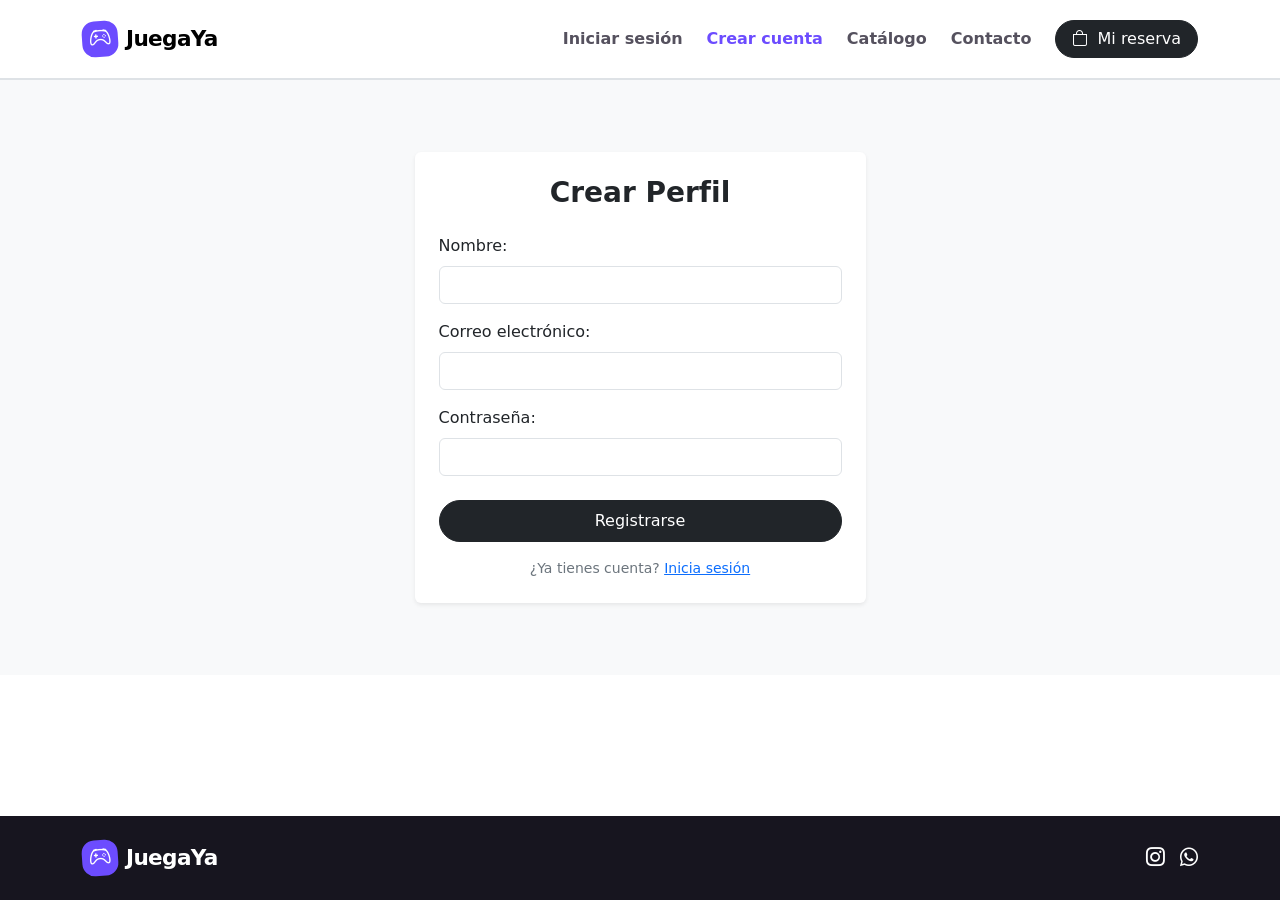
<file: crear-cuenta.html>
<!doctype html>
<html lang="es">
<head>
  <meta charset="utf-8">
  <meta name="viewport" content="width=device-width, initial-scale=1">
  <meta name="description" content="Crea tu cuenta en JuegaYa.">
  <title>Crear cuenta | JuegaYa</title>
  <link rel="icon" type="image/svg+xml" href="data:image/svg+xml,%3Csvg xmlns='http://www.w3.org/2000/svg' viewBox='0 0 64 64'%3E%3Crect width='64' height='64' rx='16' fill='%236c4cff'/%3E%3Cpath d='M18 38c0-10 6-17 14-17s14 7 14 17c0 7-5 9-9 4l-3-4h-4l-3 4c-4 5-9 3-9-4Z' fill='white'/%3E%3Ccircle cx='26' cy='31' r='2' fill='%236c4cff'/%3E%3Cpath d='M39 29v5m-2.5-2.5h5' stroke='%236c4cff' stroke-width='2.5' stroke-linecap='round'/%3E%3C/svg%3E">
  <link href="https://cdn.jsdelivr.net/npm/bootstrap@5.3.8/dist/css/bootstrap.min.css" rel="stylesheet">
  <link href="https://cdn.jsdelivr.net/npm/bootstrap-icons@1.13.1/font/bootstrap-icons.min.css" rel="stylesheet">
  <link rel="stylesheet" href="css/styles.css">
</head>
<body>
  <nav class="navbar navbar-expand-lg navbar-light bg-white sticky-top border-bottom">
    <div class="container py-2">
      <a class="navbar-brand d-flex align-items-center gap-2 fw-bold" href="index.html">
        <span class="brand-mark"><i class="bi bi-controller"></i></span>JuegaYa
      </a>
      <button class="navbar-toggler" type="button" data-bs-toggle="collapse" data-bs-target="#menuPrincipal" aria-controls="menuPrincipal" aria-expanded="false" aria-label="Abrir menú">
        <span class="navbar-toggler-icon"></span>
      </button>
      <div class="collapse navbar-collapse" id="menuPrincipal">
        <ul class="navbar-nav ms-auto me-lg-3 gap-lg-2">
          <li class="nav-item"><a class="nav-link" href="iniciar-sesion.html">Iniciar sesión</a></li>
          <li class="nav-item"><a class="nav-link active" href="crear-cuenta.html">Crear cuenta</a></li>
          <li class="nav-item"><a class="nav-link" href="catalogo.html#catalogo">Catálogo</a></li>
          <li class="nav-item"><a class="nav-link" href="catalogo.html#contacto">Contacto</a></li>
        </ul>
        <a class="btn btn-dark rounded-pill px-3" href="catalogo.html#catalogo"><i class="bi bi-bag me-1"></i> Mi reserva</a>
      </div>
    </div>
  </nav>

  <main>
    <!-- apartado crear perfiles-->
    <section class="py-5 bg-light border-top" id="registro">
      <div class="container py-lg-4">
        <div class="row justify-content-center">
          <div class="col-md-6 col-lg-5">
            <div class="card shadow-sm border-0 p-4">

              <!-- Formulario de registro  -->
              <form id="registroForm">
                <h2 class="h3 fw-bold mb-4 text-center">Crear Perfil</h2>

                <!--Nombre del Usuario -->
                <div class="mb-3">
                  <label for="nombre" class="form-label">Nombre:</label>
                  <input type="text" class="form-control" id="nombre" required>
                </div>

                <!-- Campo Correo electrónico -->
                <div class="mb-3">
                  <label for="email" class="form-label">Correo electrónico:</label>
                  <input type="email" class="form-control" id="email" required>
                </div>

                <!-- Contraseña -->
                <div class="mb-3">
                  <label for="password" class="form-label">Contraseña:</label>
                  <input type="password" class="form-control" id="password" required>
                </div>

                <!-- Botón de envío (tipo submit) para procesar el registro -->
                <button type="submit" class="btn btn-dark w-100 rounded-pill py-2 mt-2">Registrarse</button>
                <p class="text-center text-secondary small mt-3 mb-0">¿Ya tienes cuenta? <a href="iniciar-sesion.html">Inicia sesión</a></p>
              </form>

            </div>
          </div>
        </div>
      </div>
    </section>
  </main>

  <footer class="py-4" id="contacto"><div class="container d-flex justify-content-between align-items-center gap-3"><a class="navbar-brand d-flex align-items-center gap-2 fw-bold text-white" href="index.html"><span class="brand-mark"><i class="bi bi-controller"></i></span>JuegaYa</a><div class="d-flex gap-3"><a href="#" aria-label="Instagram"><i class="bi bi-instagram"></i></a><a href="#" aria-label="WhatsApp"><i class="bi bi-whatsapp"></i></a></div></div></footer>

  <div class="toast-container position-fixed bottom-0 end-0 p-3"><div id="appToast" class="toast" role="status" aria-live="polite" aria-atomic="true"><div class="toast-body d-flex align-items-center gap-2"><i class="bi bi-check-circle-fill text-success"></i><span id="toastMensaje">Aviso</span></div></div></div>

  <script src="https://cdn.jsdelivr.net/npm/bootstrap@5.3.8/dist/js/bootstrap.bundle.min.js"></script>
  <script src="js/app.js"></script>
</body>
</html>
</file>
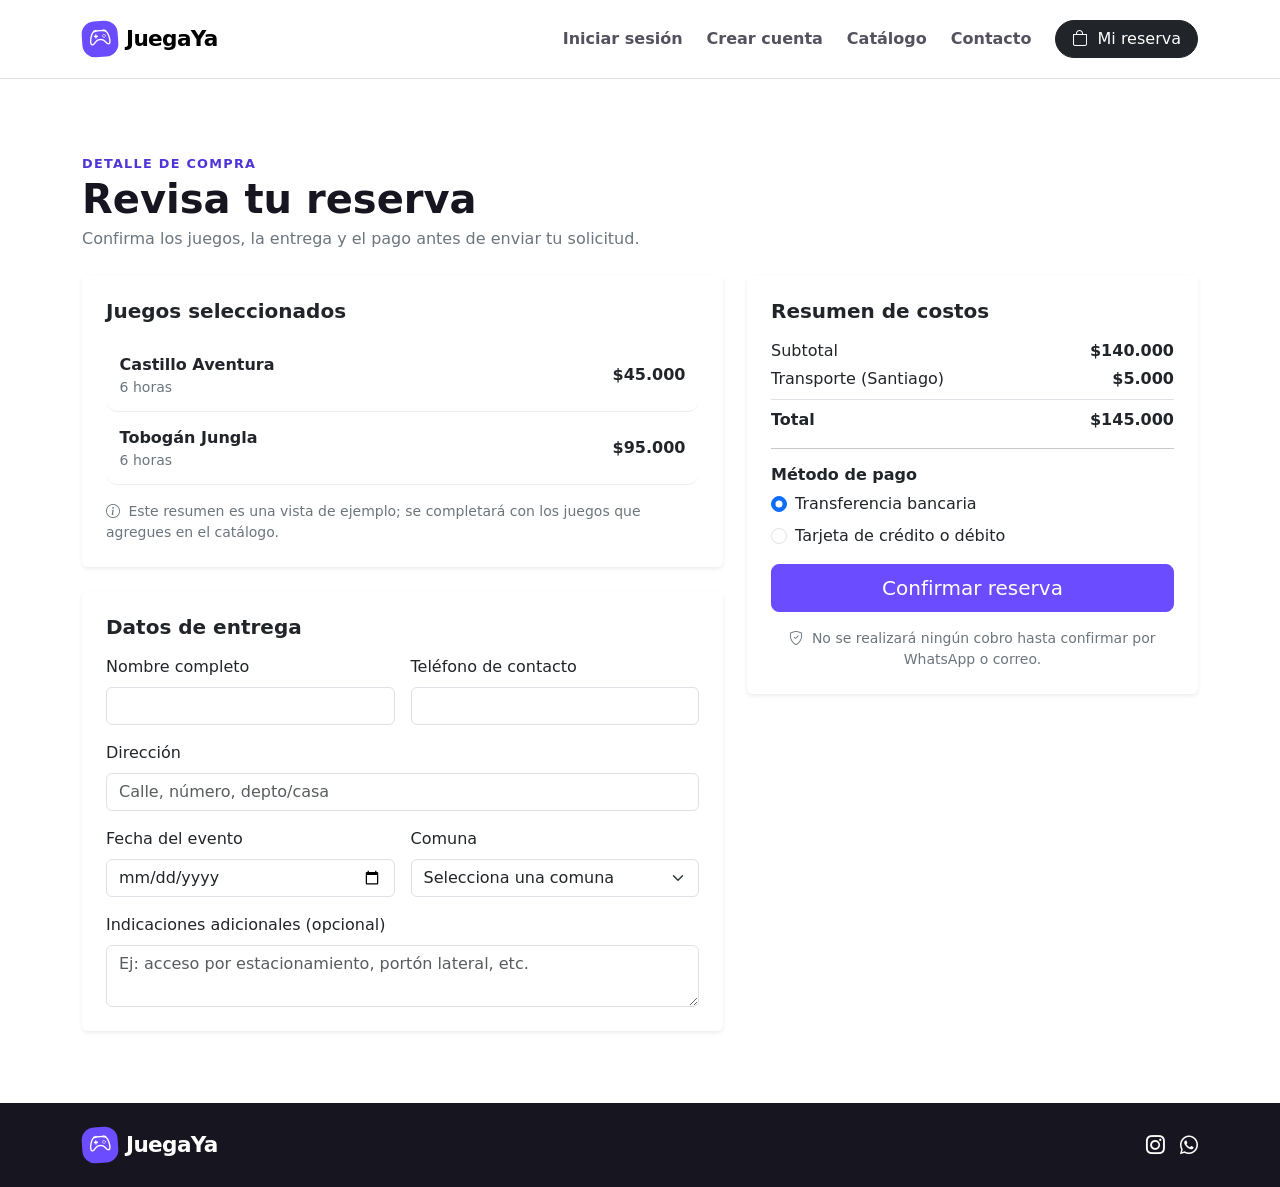
<file: detalle-compra.html>
<!doctype html>
<html lang="es">
<head>
  <meta charset="utf-8">
  <meta name="viewport" content="width=device-width, initial-scale=1">
  <meta name="description" content="Revisa el detalle de tu reserva antes de confirmar.">
  <title>Detalle de compra | JuegaYa</title>
  <link rel="icon" type="image/svg+xml" href="data:image/svg+xml,%3Csvg xmlns='http://www.w3.org/2000/svg' viewBox='0 0 64 64'%3E%3Crect width='64' height='64' rx='16' fill='%236c4cff'/%3E%3Cpath d='M18 38c0-10 6-17 14-17s14 7 14 17c0 7-5 9-9 4l-3-4h-4l-3 4c-4 5-9 3-9-4Z' fill='white'/%3E%3Ccircle cx='26' cy='31' r='2' fill='%236c4cff'/%3E%3Cpath d='M39 29v5m-2.5-2.5h5' stroke='%236c4cff' stroke-width='2.5' stroke-linecap='round'/%3E%3C/svg%3E">
  <link href="https://cdn.jsdelivr.net/npm/bootstrap@5.3.8/dist/css/bootstrap.min.css" rel="stylesheet">
  <link href="https://cdn.jsdelivr.net/npm/bootstrap-icons@1.13.1/font/bootstrap-icons.min.css" rel="stylesheet">
  <link rel="stylesheet" href="css/styles.css">
</head>
<body>
  <nav class="navbar navbar-expand-lg navbar-light bg-white sticky-top border-bottom">
    <div class="container py-2">
      <a class="navbar-brand d-flex align-items-center gap-2 fw-bold" href="catalogo.html#inicio">
        <span class="brand-mark"><i class="bi bi-controller"></i></span>JuegaYa
      </a>
      <button class="navbar-toggler" type="button" data-bs-toggle="collapse" data-bs-target="#menuPrincipal" aria-controls="menuPrincipal" aria-expanded="false" aria-label="Abrir menú">
        <span class="navbar-toggler-icon"></span>
      </button>
      <div class="collapse navbar-collapse" id="menuPrincipal">
        <ul class="navbar-nav ms-auto me-lg-3 gap-lg-2">
          <li class="nav-item"><a class="nav-link" href="iniciar-sesion.html">Iniciar sesión</a></li>
          <li class="nav-item"><a class="nav-link" href="crear-cuenta.html">Crear cuenta</a></li>
          <li class="nav-item"><a class="nav-link" href="catalogo.html#catalogo">Catálogo</a></li>
          <li class="nav-item"><a class="nav-link" href="catalogo.html#contacto">Contacto</a></li>
        </ul>
        <a class="btn btn-dark rounded-pill px-3" href="catalogo.html#catalogo"><i class="bi bi-bag me-1"></i> Mi reserva</a>
      </div>
    </div>
  </nav>

  <main>
    <section class="py-5">
      <div class="container py-lg-4">
        <span class="section-kicker">DETALLE DE COMPRA</span>
        <h1 class="display-6 fw-bold mb-1">Revisa tu reserva</h1>
        <p class="text-secondary mb-4">Confirma los juegos, la entrega y el pago antes de enviar tu solicitud.</p>

        <div class="row g-4">
          <!-- Resumen de juegos + formulario de entrega -->
          <div class="col-lg-7">
            <div class="card shadow-sm border-0 p-4 mb-4">
              <h2 class="h5 fw-bold mb-3">Juegos seleccionados</h2>
              <div class="cart-item">
                <div><strong>Castillo Aventura</strong><small class="d-block text-secondary">6 horas</small></div>
                <div class="text-end"><strong>$45.000</strong></div>
              </div>
              <div class="cart-item">
                <div><strong>Tobogán Jungla</strong><small class="d-block text-secondary">6 horas</small></div>
                <div class="text-end"><strong>$95.000</strong></div>
              </div>
              <p class="small text-secondary mt-3 mb-0"><i class="bi bi-info-circle me-1"></i> Este resumen es una vista de ejemplo; se completará con los juegos que agregues en el catálogo.</p>
            </div>

            <div class="card shadow-sm border-0 p-4">
              <h2 class="h5 fw-bold mb-3">Datos de entrega</h2>
              <form id="entregaForm">
                <div class="row g-3">
                  <div class="col-md-6">
                    <label for="nombreEntrega" class="form-label">Nombre completo</label>
                    <input type="text" class="form-control" id="nombreEntrega" required>
                  </div>
                  <div class="col-md-6">
                    <label for="telefonoEntrega" class="form-label">Teléfono de contacto</label>
                    <input type="tel" class="form-control" id="telefonoEntrega" required>
                  </div>
                  <div class="col-12">
                    <label for="direccionEntrega" class="form-label">Dirección</label>
                    <input type="text" class="form-control" id="direccionEntrega" placeholder="Calle, número, depto/casa" required>
                  </div>
                  <div class="col-md-6">
                    <label for="fechaEntrega" class="form-label">Fecha del evento</label>
                    <input type="date" class="form-control" id="fechaEntrega">
                  </div>
                  <div class="col-md-6">
                    <label for="comunaEntrega" class="form-label">Comuna</label>
                    <select class="form-select" id="comunaEntrega">
                      <option value="">Selecciona una comuna</option>
                      <option>Santiago</option><option>Providencia</option><option>Ñuñoa</option><option>Maipú</option><option>La Florida</option>
                    </select>
                  </div>
                  <div class="col-12">
                    <label for="indicacionesEntrega" class="form-label">Indicaciones adicionales (opcional)</label>
                    <textarea class="form-control" id="indicacionesEntrega" rows="2" placeholder="Ej: acceso por estacionamiento, portón lateral, etc."></textarea>
                  </div>
                </div>
              </form>
            </div>
          </div>

          <!-- Resumen de costos + pago + confirmación -->
          <div class="col-lg-5">
            <div class="card shadow-sm border-0 p-4">
              <h2 class="h5 fw-bold mb-3">Resumen de costos</h2>
              <div class="d-flex justify-content-between mb-1"><span>Subtotal</span><strong>$140.000</strong></div>
              <div class="d-flex justify-content-between mb-1"><span>Transporte (Santiago)</span><strong>$5.000</strong></div>
              <div class="d-flex justify-content-between fw-bold border-top pt-2 mt-1"><span>Total</span><strong>$145.000</strong></div>

              <hr>

              <h2 class="h6 fw-bold mb-2">Método de pago</h2>
              <div class="form-check mb-2">
                <input class="form-check-input" type="radio" name="metodoPago" id="pagoTransferencia" checked>
                <label class="form-check-label" for="pagoTransferencia">Transferencia bancaria</label>
              </div>
              <div class="form-check mb-3">
                <input class="form-check-input" type="radio" name="metodoPago" id="pagoTarjeta">
                <label class="form-check-label" for="pagoTarjeta">Tarjeta de crédito o débito</label>
              </div>

              <button class="btn btn-primary btn-lg w-100" id="confirmarDetalle">Confirmar reserva</button>
              <p class="small text-secondary text-center mt-3 mb-0"><i class="bi bi-shield-check me-1"></i> No se realizará ningún cobro hasta confirmar por WhatsApp o correo.</p>
            </div>
          </div>
        </div>
      </div>
    </section>
  </main>

  <footer class="py-4" id="contacto"><div class="container d-flex justify-content-between align-items-center gap-3"><a class="navbar-brand d-flex align-items-center gap-2 fw-bold text-white" href="catalogo.html#inicio"><span class="brand-mark"><i class="bi bi-controller"></i></span>JuegaYa</a><div class="d-flex gap-3"><a href="#" aria-label="Instagram"><i class="bi bi-instagram"></i></a><a href="#" aria-label="WhatsApp"><i class="bi bi-whatsapp"></i></a></div></div></footer>

  <script src="https://cdn.jsdelivr.net/npm/bootstrap@5.3.8/dist/js/bootstrap.bundle.min.js"></script>
</body>
</html>
</file>
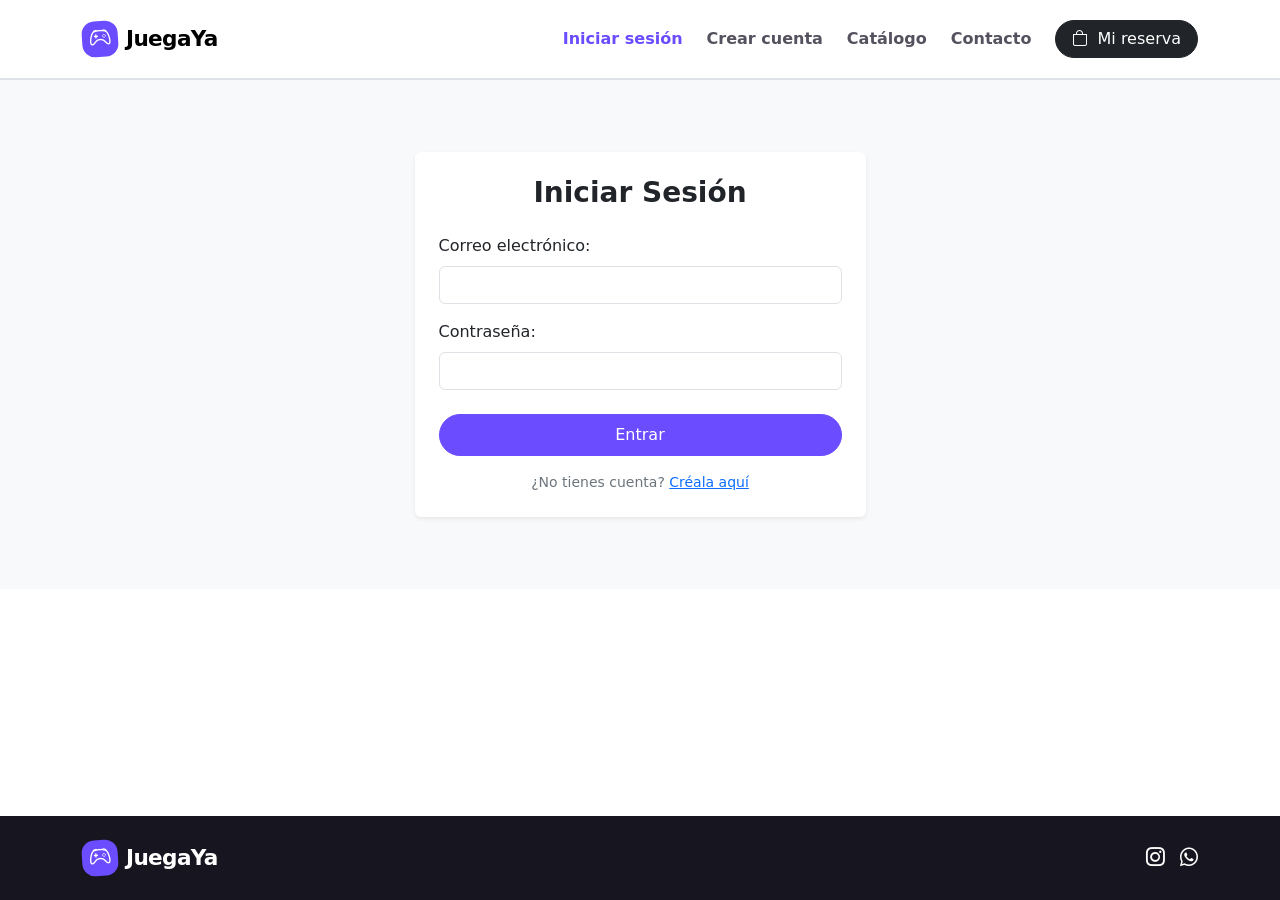
<file: iniciar-sesion.html>
<!doctype html>
<html lang="es">
<head>
  <meta charset="utf-8">
  <meta name="viewport" content="width=device-width, initial-scale=1">
  <meta name="description" content="Inicia sesión en tu cuenta de JuegaYa.">
  <title>Iniciar sesión | JuegaYa</title>
  <link rel="icon" type="image/svg+xml" href="data:image/svg+xml,%3Csvg xmlns='http://www.w3.org/2000/svg' viewBox='0 0 64 64'%3E%3Crect width='64' height='64' rx='16' fill='%236c4cff'/%3E%3Cpath d='M18 38c0-10 6-17 14-17s14 7 14 17c0 7-5 9-9 4l-3-4h-4l-3 4c-4 5-9 3-9-4Z' fill='white'/%3E%3Ccircle cx='26' cy='31' r='2' fill='%236c4cff'/%3E%3Cpath d='M39 29v5m-2.5-2.5h5' stroke='%236c4cff' stroke-width='2.5' stroke-linecap='round'/%3E%3C/svg%3E">
  <link href="https://cdn.jsdelivr.net/npm/bootstrap@5.3.8/dist/css/bootstrap.min.css" rel="stylesheet">
  <link href="https://cdn.jsdelivr.net/npm/bootstrap-icons@1.13.1/font/bootstrap-icons.min.css" rel="stylesheet">
  <link rel="stylesheet" href="css/styles.css">
</head>
<body>
  <nav class="navbar navbar-expand-lg navbar-light bg-white sticky-top border-bottom">
    <div class="container py-2">
      <a class="navbar-brand d-flex align-items-center gap-2 fw-bold" href="index.html">
        <span class="brand-mark"><i class="bi bi-controller"></i></span>JuegaYa
      </a>
      <button class="navbar-toggler" type="button" data-bs-toggle="collapse" data-bs-target="#menuPrincipal" aria-controls="menuPrincipal" aria-expanded="false" aria-label="Abrir menú">
        <span class="navbar-toggler-icon"></span>
      </button>
      <div class="collapse navbar-collapse" id="menuPrincipal">
        <ul class="navbar-nav ms-auto me-lg-3 gap-lg-2">
          <li class="nav-item"><a class="nav-link active" href="iniciar-sesion.html">Iniciar sesión</a></li>
          <li class="nav-item"><a class="nav-link" href="crear-cuenta.html">Crear cuenta</a></li>
          <li class="nav-item"><a class="nav-link" href="catalogo.html#catalogo">Catálogo</a></li>
          <li class="nav-item"><a class="nav-link" href="catalogo.html#contacto">Contacto</a></li>
        </ul>
        <a class="btn btn-dark rounded-pill px-3" href="catalogo.html#catalogo"><i class="bi bi-bag me-1"></i> Mi reserva</a>
      </div>
    </div>
  </nav>

  <main>
    <!-- Sección o tarjeta de Iniciar Sesión -->
    <section class="py-5 bg-light border-top" id="login">
      <div class="container py-lg-4">
        <div class="row justify-content-center">
          <div class="col-md-6 col-lg-5">
            <div class="card shadow-sm border-0 p-4">

              <form id="loginForm">
                <h2 class="h3 fw-bold mb-4 text-center">Iniciar Sesión</h2>

                <!-- Campo de Correo -->
                <div class="mb-3">
                  <label for="loginEmail" class="form-label">Correo electrónico:</label>
                  <input type="email" class="form-control" id="loginEmail" required>
                </div>

                <!-- Campo de Contraseña -->
                <div class="mb-3">
                  <label for="loginPassword" class="form-label">Contraseña:</label>
                  <input type="password" class="form-control" id="loginPassword" required>
                </div>

                <button type="submit" class="btn btn-primary w-100 rounded-pill py-2 mt-2">Entrar</button>
                <p class="text-center text-secondary small mt-3 mb-0">¿No tienes cuenta? <a href="crear-cuenta.html">Créala aquí</a></p>
              </form>

            </div>
          </div>
        </div>
      </div>
    </section>
  </main>

  <footer class="py-4" id="contacto"><div class="container d-flex justify-content-between align-items-center gap-3"><a class="navbar-brand d-flex align-items-center gap-2 fw-bold text-white" href="index.html"><span class="brand-mark"><i class="bi bi-controller"></i></span>JuegaYa</a><div class="d-flex gap-3"><a href="#" aria-label="Instagram"><i class="bi bi-instagram"></i></a><a href="#" aria-label="WhatsApp"><i class="bi bi-whatsapp"></i></a></div></div></footer>

  <div class="toast-container position-fixed bottom-0 end-0 p-3"><div id="appToast" class="toast" role="status" aria-live="polite" aria-atomic="true"><div class="toast-body d-flex align-items-center gap-2"><i class="bi bi-check-circle-fill text-success"></i><span id="toastMensaje">Aviso</span></div></div></div>

  <script src="https://cdn.jsdelivr.net/npm/bootstrap@5.3.8/dist/js/bootstrap.bundle.min.js"></script>
  <script src="js/app.js"></script>
</body>
</html>
</file>
<file: css/styles.css>
:root {
  --brand: #6c4cff;
  --brand-dark: #4e35d8;
  --ink: #17151f;
  --muted: #6d6a76;
  --surface: #f6f5fa;
  --lime: #d9ff63;
}

html {
  scroll-behavior: smooth;
}

html, body {
  min-height: 100%;
}

body {
  min-height: 100vh;
  display: flex;
  flex-direction: column;
}

main {
  flex: 1;
}

footer {
  margin-top: auto;
}

body {
  color: var(--ink);
  font-family: Inter, ui-sans-serif, system-ui, -apple-system, "Segoe UI", sans-serif;
  background: #fff;
}

.navbar-brand {
  letter-spacing: -.03em;
  font-size: 1.35rem;
}

.brand-mark {
  width: 2.25rem;
  height: 2.25rem;
  display: inline-grid;
  place-items: center;
  border-radius: .8rem;
  color: #fff;
  background: var(--brand);
  transform: rotate(-4deg);
}

.nav-link {
  font-weight: 600;
  color: #55515e;
}

.nav-link:hover,
.nav-link.active {
  color: var(--brand) !important;
}

.hero-section {
  overflow: hidden;
  background: radial-gradient(circle at 80% 20%, rgba(217, 255, 99, .45), transparent 22rem), linear-gradient(135deg, #f7f5ff 0%, #fff 58%);
}

.hero-section h1 {
  letter-spacing: -.055em;
  line-height: .98;
}

.section-kicker {
  color: var(--brand-dark);
  font-weight: 800;
  font-size: .8rem;
  letter-spacing: .1em;
}

.btn-primary {
  --bs-btn-bg: var(--brand);
  --bs-btn-border-color: var(--brand);
  --bs-btn-hover-bg: var(--brand-dark);
  --bs-btn-hover-border-color: var(--brand-dark);
}

.availability-card {
  position: relative;
  padding: 2rem;
  border-radius: 1.5rem;
  background: #fff;
  border: 1px solid rgba(23, 21, 31, .08);
}

.availability-card::after {
  content: "";
  position: absolute;
  z-index: -1;
  inset: 1.25rem -1rem -1rem 1.25rem;
  border-radius: 1.5rem;
  background: var(--brand);
  transform: rotate(2deg);
}

.calendar-icon {
  width: 3rem;
  height: 3rem;
  display: grid;
  place-items: center;
  border-radius: 1rem;
  color: var(--brand);
  background: #eeeaff;
  font-size: 1.35rem;
}

.form-control:focus,
.form-select:focus {
  border-color: rgba(108, 76, 255, .5);
  box-shadow: 0 0 0 .25rem rgba(108, 76, 255, .12);
}

.filter-pills {
  display: flex;
  flex-wrap: wrap;
  padding: .3rem;
  background: var(--surface);
  border-radius: 999px;
}

.filter-btn {
  border: 0;
  border-radius: 999px;
  padding: .55rem 1rem;
  font-weight: 650;
  color: var(--muted);
}

.filter-btn.active {
  color: #f0eaea;
  background: var(--ink);
}

.game-card {
  overflow: hidden;
  background: #fff;
  border: 1px solid #e9e7ef;
  border-radius: 1.35rem;
  transition: transform .2s ease, box-shadow .2s ease;
}

.game-card:hover {
  transform: translateY(-5px);
  box-shadow: 0 1rem 2.5rem rgba(31, 25, 55, .12);
}

.featured-card {
  border-color: rgba(108, 76, 255, .4);
}

.game-image-wrap {
  position: relative;
  height: 15.5rem;
  overflow: hidden;
  background: #eae8f2;
}

.game-image {
  width: 100%;
  height: 100%;
  object-fit: cover;
  transition: transform .4s ease;
}

.game-card:hover .game-image {
  transform: scale(1.035);
}

.status-badge {
  position: absolute;
  top: 1rem;
  left: 1rem;
  display: inline-flex;
  gap: .35rem;
  align-items: center;
  padding: .4rem .65rem;
  border-radius: 999px;
  background: rgba(255, 255, 255, .92);
  backdrop-filter: blur(8px);
  font-size: .76rem;
  font-weight: 750;
}

.status-badge i {
  color: #14a66d;
}

.favorite-btn {
  position: absolute;
  top: 1rem;
  right: 1rem;
  width: 2.4rem;
  height: 2.4rem;
  border: 0;
  border-radius: 50%;
  background: rgba(255, 255, 255, .92);
  font-size: 1.1rem;
}

.favorite-btn.active {
  color: #e83e70;
}

.arcade-visual {
  display: flex;
  flex-direction: column;
  justify-content: center;
  align-items: center;
  color: var(--lime);
  background: radial-gradient(circle at center, #644cff, #1d1638 70%);
}

.arcade-visual>i {
  font-size: 5rem;
  filter: drop-shadow(0 0 1rem rgba(217, 255, 99, .25));
}

.arcade-visual>span:not(.status-badge) {
  font-weight: 900;
  letter-spacing: .22em;
}

.game-type {
  color: var(--brand-dark);
  font-size: .72rem;
  font-weight: 850;
  letter-spacing: .1em;
}

.rating {
  white-space: nowrap;
  font-size: .85rem;
  font-weight: 700;
}

.rating i {
  color: #ffb11b;
}

.game-meta {
  display: flex;
  flex-wrap: wrap;
  gap: 1rem;
  color: var(--muted);
  font-size: .85rem;
}

.game-meta i {
  color: var(--brand);
  margin-right: .2rem;
}

.price {
  font-size: 1.35rem;
  font-weight: 850;
  letter-spacing: -.03em;
}

footer {
  color: #c8c4d0;
  background: var(--ink);
}

footer a:not(.navbar-brand) {
  color: #fff;
  font-size: 1.15rem;
}

.offcanvas {
  --bs-offcanvas-width: min(430px, 100vw);
}

.cart-context {
  display: flex;
  gap: .65rem;
  align-items: center;
  padding: .8rem 1rem;
  border-radius: .85rem;
  color: #554f64;
  background: var(--surface);
  font-size: .9rem;
}

.cart-empty>i {
  font-size: 2.5rem;
  color: #bab5c7;
}

.cart-item {
  display: flex;
  align-items: center;
  justify-content: space-between;
  gap: 1rem;
  padding: 1rem 0;
  border-bottom: 1px solid #eeeaf3;
}

.remove-item {
  border: 0;
  color: #908a9b;
  background: transparent;
}

.empty-state {
  padding: 4rem 1rem;
  text-align: center;
  color: var(--muted);
}

.empty-state i {
  font-size: 2.5rem;
}

.toast {
  border: 0;
  box-shadow: 0 .75rem 2rem rgba(23, 21, 31, .16);
}

@media (max-width: 767.98px) {
  .hero-section h1 {
    font-size: clamp(3rem, 15vw, 4.5rem);
  }

  .availability-card {
    padding: 1.3rem;
  }

  .availability-card::after {
    display: none;
  }

  .filter-pills {
    width: 100%;
    overflow-x: auto;
    flex-wrap: nowrap;
  }

  .filter-btn {
    flex: 0 0 auto;
  }

  .game-image-wrap {
    height: 13rem;
  }
}

@media (prefers-reduced-motion: reduce) {
  html {
    scroll-behavior: auto;
  }

  *,
  *::before,
  *::after {
    transition: none !important;
  }
}

/* ===== Mejoras HU-008 / HU-009: catálogo e imágenes de productos ===== */
.game-image-wrap {
  background: linear-gradient(135deg, #eae8f2 0%, #f3f1f9 100%);
}

.game-image {
  display: block;
}

.game-card {
  box-shadow: 0 .2rem .6rem rgba(31, 25, 55, .05);
}

.game-card .p-4 {
  display: flex;
  flex-direction: column;
  height: 100%;
}

/* ===== Mejoras HU-017 / HU-018: disponibilidad (fecha y horario) ===== */
.availability-card .form-label {
  font-size: .85rem;
  color: var(--muted);
}

.cart-context {
  font-weight: 600;
  border: 1px dashed rgba(108, 76, 255, .35);
}

.cart-context i {
  color: var(--brand);
  font-size: 1.1rem;
}

/* ===== Mejoras HU-020 / HU-021: precio por juego y costo total ===== */
.price {
  color: var(--ink);
}

.price::before {
  content: "";
}

.game-card .price + small {
  font-size: .72rem;
  text-transform: uppercase;
  letter-spacing: .04em;
}

.cart-total {
  background: var(--surface);
  border-radius: 1rem;
  padding: 1.1rem 1.2rem;
}

.cart-total strong#subtotalCarrito {
  font-size: 1.25rem;
  color: var(--brand-dark);
}

/* ===== Mejoras HU-023: agregar al carrito ===== */
.add-btn {
  font-weight: 700;
  transition: transform .15s ease, background-color .15s ease, color .15s ease;
}

.add-btn:active {
  transform: scale(.96);
}

/* ===== Mejoras HU-026 / HU-027 / HU-028: entrega, resumen y confirmación de reserva ===== */
.offcanvas-header {
  background: var(--surface);
}

.cart-item {
  border-radius: .75rem;
  padding: .85rem;
  transition: background-color .15s ease;
}

.cart-item:hover {
  background: var(--surface);
}

#confirmarReserva {
  font-weight: 700;
  letter-spacing: .01em;
}

#confirmarReserva:disabled {
  opacity: .55;
}
</file>
